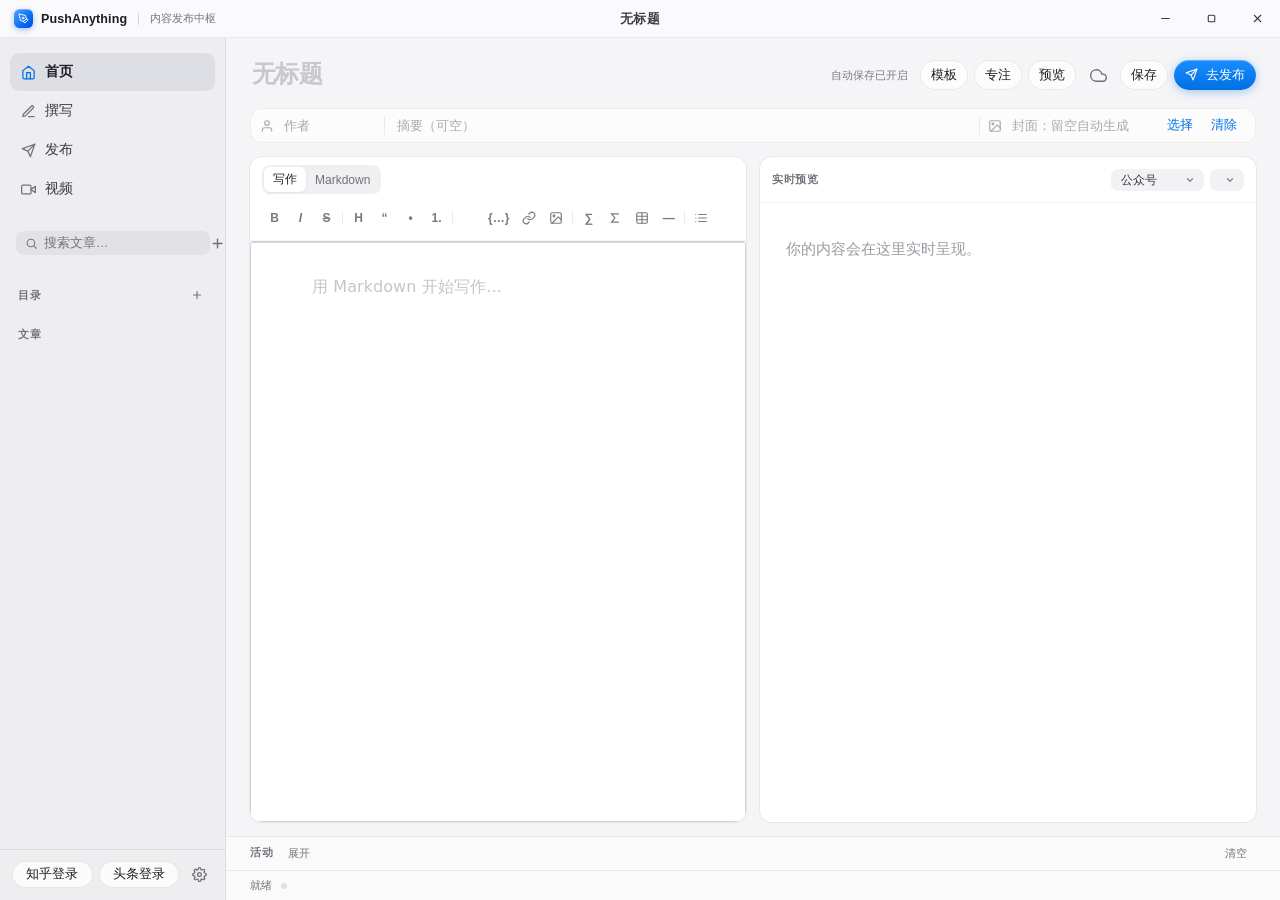
<file: app/web/index.html>
<!DOCTYPE html>
<html lang="zh-CN">
<head>
<meta charset="utf-8">
<meta name="viewport" content="width=device-width, initial-scale=1">
<title>PushAnything</title>
<link rel="stylesheet" href="vendor/vditor.css">
<link rel="stylesheet" href="style.css">
<link rel="stylesheet" href="studio.css">
<link rel="stylesheet" href="vendor/dist/js/katex/katex.min.css">
<link rel="stylesheet" href="math-editor.css">
</head>
<body>
<!-- 自定义标题栏（无边框窗口） -->
<div id="titlebar" class="pywebview-drag-region">
  <div class="tb-brand pywebview-drag-region">
    <span class="brand-icon sm">
      <svg viewBox="0 0 24 24" fill="none" stroke="currentColor" stroke-width="2" stroke-linecap="round" stroke-linejoin="round"><path d="M12 19l7-7 3 3-7 7-3-3z"/><path d="M18 13l-1.5-7.5L2 2l3.5 14.5L13 18l5-5z"/><circle cx="11" cy="11" r="2"/></svg>
    </span>
    <span class="tb-name">PushAnything</span>
    <span class="tb-sep"></span>
    <span class="tb-sub">内容发布中枢</span>
  </div>
  <div class="tb-drag pywebview-drag-region"></div>
  <div class="tb-title" id="tbTitle">无标题</div>
  <div class="tb-btns">
    <button id="winMin" class="tb-btn" title="最小化">
      <svg viewBox="0 0 24 24" fill="none" stroke="currentColor" stroke-width="2" stroke-linecap="round"><line x1="5" y1="12" x2="19" y2="12"/></svg>
    </button>
    <button id="winMax" class="tb-btn" title="最大化 / 还原">
      <svg viewBox="0 0 24 24" fill="none" stroke="currentColor" stroke-width="2" stroke-linecap="round" stroke-linejoin="round"><rect x="6" y="6" width="12" height="12" rx="2"/></svg>
    </button>
    <button id="winClose" class="tb-btn close" title="关闭">
      <svg viewBox="0 0 24 24" fill="none" stroke="currentColor" stroke-width="2" stroke-linecap="round"><line x1="6" y1="6" x2="18" y2="18"/><line x1="18" y1="6" x2="6" y2="18"/></svg>
    </button>
  </div>
</div>

<div id="app">
  <!-- 左侧：目录 + 文章 -->
  <aside id="sidebar">
    <nav class="side-nav">
      <button type="button" class="nav-item active" data-page="home">
        <svg viewBox="0 0 24 24" fill="none" stroke="currentColor" stroke-width="2" stroke-linecap="round" stroke-linejoin="round"><path d="M3 9l9-7 9 7v11a2 2 0 0 1-2 2H5a2 2 0 0 1-2-2z"/><polyline points="9 22 9 12 15 12 15 22"/></svg>
        首页
      </button>
      <button type="button" class="nav-item" data-page="write">
        <svg viewBox="0 0 24 24" fill="none" stroke="currentColor" stroke-width="2" stroke-linecap="round" stroke-linejoin="round"><path d="M12 20h9"/><path d="M16.5 3.5a2.12 2.12 0 0 1 3 3L7 19l-4 1 1-4L16.5 3.5z"/></svg>
        撰写
      </button>
      <button type="button" class="nav-item" data-page="publish">
        <svg viewBox="0 0 24 24" fill="none" stroke="currentColor" stroke-width="2" stroke-linecap="round" stroke-linejoin="round"><line x1="22" y1="2" x2="11" y2="13"/><polygon points="22 2 15 22 11 13 2 9 22 2"/></svg>
        发布
      </button>
      <button type="button" class="nav-item" data-page="video">
        <svg viewBox="0 0 24 24" fill="none" stroke="currentColor" stroke-width="2" stroke-linecap="round" stroke-linejoin="round"><polygon points="23 7 16 12 23 17 23 7"/><rect x="1" y="5" width="15" height="14" rx="2"/></svg>
        视频
      </button>
    </nav>
    <div class="side-head side-article">
      <div class="search-box">
        <svg viewBox="0 0 24 24" fill="none" stroke="currentColor" stroke-width="2" stroke-linecap="round"><circle cx="11" cy="11" r="7"/><line x1="21" y1="21" x2="16.5" y2="16.5"/></svg>
        <input id="searchInp" placeholder="搜索文章…" autocomplete="off">
      </div>
      <button id="btnNew" class="icon-btn" title="新建文章">
        <svg viewBox="0 0 24 24" fill="none" stroke="currentColor" stroke-width="2.2" stroke-linecap="round"><line x1="12" y1="5" x2="12" y2="19"/><line x1="5" y1="12" x2="19" y2="12"/></svg>
      </button>
    </div>

    <div class="side-scroll side-article">
      <div class="side-caption">
        目录
        <button id="btnNewFolder" class="mini-btn" title="新建文件夹">
          <svg viewBox="0 0 24 24" fill="none" stroke="currentColor" stroke-width="2.2" stroke-linecap="round"><line x1="12" y1="5" x2="12" y2="19"/><line x1="5" y1="12" x2="19" y2="12"/></svg>
        </button>
      </div>
      <div id="folderList"></div>

      <div class="side-caption">文章</div>
      <div id="articleList"></div>
    </div>

    <div class="side-scroll side-tasks">
      <div class="side-caption">最近任务</div>
      <div id="taskList"></div>
    </div>

    <div class="side-foot">
      <div class="foot-row">
        <button id="btnLoginZhihu" class="btn small">知乎登录</button>
        <button id="btnLoginToutiao" class="btn small">头条登录</button>
        <button id="btnSettings" class="icon-btn" title="设置">
          <svg viewBox="0 0 24 24" fill="none" stroke="currentColor" stroke-width="2" stroke-linecap="round" stroke-linejoin="round"><circle cx="12" cy="12" r="3"/><path d="M19.4 15a1.65 1.65 0 0 0 .33 1.82l.06.06a2 2 0 1 1-2.83 2.83l-.06-.06a1.65 1.65 0 0 0-1.82-.33 1.65 1.65 0 0 0-1 1.51V21a2 2 0 1 1-4 0v-.09A1.65 1.65 0 0 0 9 19.4a1.65 1.65 0 0 0-1.82.33l-.06.06a2 2 0 1 1-2.83-2.83l.06-.06a1.65 1.65 0 0 0 .33-1.82 1.65 1.65 0 0 0-1.51-1H3a2 2 0 1 1 0-4h.09A1.65 1.65 0 0 0 4.6 9a1.65 1.65 0 0 0-.33-1.82l-.06-.06a2 2 0 1 1 2.83-2.83l.06.06a1.65 1.65 0 0 0 1.82.33H9a1.65 1.65 0 0 0 1-1.51V3a2 2 0 1 1 4 0v.09a1.65 1.65 0 0 0 1 1.51 1.65 1.65 0 0 0 1.82-.33l.06-.06a2 2 0 1 1 2.83 2.83l-.06.06a1.65 1.65 0 0 0-.33 1.82V9a1.65 1.65 0 0 0 1.51 1H21a2 2 0 1 1 0 4h-.09a1.65 1.65 0 0 0-1.51 1z"/></svg>
        </button>
      </div>
    </div>
  </aside>

  <!-- 右侧主区 -->
  <main id="main">
    <div id="progressBar"></div>

    <!-- 首页（文档浏览器式） -->
    <div id="homeView">
      <div class="home-scroll">
        <div class="home-hero">
          <div class="home-icon">
            <svg viewBox="0 0 24 24" fill="none" stroke="currentColor" stroke-width="2" stroke-linecap="round" stroke-linejoin="round"><path d="M12 19l7-7 3 3-7 7-3-3z"/><path d="M18 13l-1.5-7.5L2 2l3.5 14.5L13 18l5-5z"/><circle cx="11" cy="11" r="2"/></svg>
          </div>
          <div class="home-hello" id="homeHello">你好</div>
          <div class="home-tag">一处写作 · 处处发布</div>
        </div>

        <div class="home-acts">
          <button class="h-act" data-act="new">
            <span class="h-act-ic a-new"><svg viewBox="0 0 24 24" fill="none" stroke="currentColor" stroke-width="2" stroke-linecap="round" stroke-linejoin="round"><path d="M12 20h9"/><path d="M16.5 3.5a2.12 2.12 0 0 1 3 3L7 19l-4 1 1-4L16.5 3.5z"/></svg></span>
            <span class="h-act-t">新建文章</span>
            <span class="h-act-s">开始写下一篇</span>
          </button>
          <button class="h-act" data-act="publish">
            <span class="h-act-ic a-pub"><svg viewBox="0 0 24 24" fill="none" stroke="currentColor" stroke-width="2" stroke-linecap="round" stroke-linejoin="round"><line x1="22" y1="2" x2="11" y2="13"/><polygon points="22 2 15 22 11 13 2 9 22 2"/></svg></span>
            <span class="h-act-t">发布文章</span>
            <span class="h-act-s">投递到平台草稿箱</span>
          </button>
          <button class="h-act" data-act="video">
            <span class="h-act-ic a-vid"><svg viewBox="0 0 24 24" fill="none" stroke="currentColor" stroke-width="2" stroke-linecap="round" stroke-linejoin="round"><polygon points="23 7 16 12 23 17 23 7"/><rect x="1" y="5" width="15" height="14" rx="2"/></svg></span>
            <span class="h-act-t">视频投稿</span>
            <span class="h-act-s">知乎 / 头条视频</span>
          </button>
          <button class="h-act" data-act="settings">
            <span class="h-act-ic a-set"><svg viewBox="0 0 24 24" fill="none" stroke="currentColor" stroke-width="2" stroke-linecap="round" stroke-linejoin="round"><circle cx="12" cy="12" r="3"/><path d="M19.4 15a1.65 1.65 0 0 0 .33 1.82l.06.06a2 2 0 1 1-2.83 2.83l-.06-.06a1.65 1.65 0 0 0-1.82-.33 1.65 1.65 0 0 0-1 1.51V21a2 2 0 1 1-4 0v-.09A1.65 1.65 0 0 0 9 19.4a1.65 1.65 0 0 0-1.82.33l-.06.06a2 2 0 1 1-2.83-2.83l.06-.06a1.65 1.65 0 0 0 .33-1.82 1.65 1.65 0 0 0-1.51-1H3a2 2 0 1 1 0-4h.09A1.65 1.65 0 0 0 4.6 9a1.65 1.65 0 0 0-.33-1.82l-.06-.06a2 2 0 1 1 2.83-2.83l.06.06a1.65 1.65 0 0 0 1.82.33H9a1.65 1.65 0 0 0 1-1.51V3a2 2 0 1 1 4 0v.09a1.65 1.65 0 0 0 1 1.51 1.65 1.65 0 0 0 .33 1.82 1.65 1.65 0 0 0-1.51 1H21a2 2 0 1 1 0 4h-.09a1.65 1.65 0 0 0-1.51 1z"/></svg></span>
            <span class="h-act-t">偏好设置</span>
            <span class="h-act-s">飞书 / 存储 / API</span>
          </button>
        </div>

        <div class="home-sec">
          <div class="home-sec-t">
            最近文章
            <button class="log-clear" id="homeAll">全部</button>
          </div>
          <div id="homeGrid" class="home-grid"></div>
        </div>
      </div>
    </div><!-- /homeView -->

    <div id="writeView">
    <!-- 标题 -->
    <div class="top-row">
      <input id="title" class="title-inp" placeholder="无标题">
      <div class="top-actions">
        <span id="saveState" class="save-state" role="status">自动保存已开启</span>
        <button id="btnTemplates" class="btn" title="选择写作模板">模板</button>
        <button id="btnFocus" class="btn" aria-pressed="false" title="专注写作 · Ctrl+Shift+F">专注</button>
        <button id="btnPreview" class="btn" aria-pressed="true" title="显示或隐藏预览">预览</button>
        <button id="btnBackup" class="icon-btn big" title="备份到飞书">
          <svg viewBox="0 0 24 24" fill="none" stroke="currentColor" stroke-width="2" stroke-linecap="round" stroke-linejoin="round"><path d="M18 10h-1.26A8 8 0 1 0 9 20h9a5 5 0 0 0 0-10z"/></svg>
        </button>
        <button id="btnSave" class="btn">保存</button>
        <button id="btnGoPublish" class="btn primary">
          <svg viewBox="0 0 24 24" fill="none" stroke="currentColor" stroke-width="2" stroke-linecap="round" stroke-linejoin="round" style="width:13px;height:13px;vertical-align:-1.5px;margin-right:4px"><line x1="22" y1="2" x2="11" y2="13"/><polygon points="22 2 15 22 11 13 2 9 22 2"/></svg>
          去发布
        </button>
      </div>
    </div>

    <!-- 元信息：分组卡片 -->
    <div class="meta-row">
      <div class="meta-card">
        <svg class="meta-ic" viewBox="0 0 24 24" fill="none" stroke="currentColor" stroke-width="2" stroke-linecap="round" stroke-linejoin="round"><path d="M20 21v-2a4 4 0 0 0-4-4H8a4 4 0 0 0-4 4v2"/><circle cx="12" cy="7" r="4"/></svg>
        <input id="author" class="meta-inp" placeholder="作者" style="width:96px">
        <span class="meta-sep"></span>
        <input id="digest" class="meta-inp" placeholder="摘要（可空）" style="flex:1;min-width:120px">
        <span class="meta-sep"></span>
        <svg class="meta-ic" viewBox="0 0 24 24" fill="none" stroke="currentColor" stroke-width="2" stroke-linecap="round" stroke-linejoin="round"><rect x="3" y="3" width="18" height="18" rx="2"/><circle cx="8.5" cy="8.5" r="1.5"/><polyline points="21 15 16 10 5 21"/></svg>
        <input id="coverPath" class="meta-inp" placeholder="封面：留空自动生成" readonly style="width:150px">
        <button id="btnCover" class="meta-btn" title="选择封面图">选择</button>
        <button id="btnCoverClear" class="meta-btn" title="清除封面">清除</button>
        <img id="coverThumb" class="cover-thumb hidden" alt="">
      </div>
    </div>

    <!-- 编辑器 + 预览 -->
    <div id="editorWrap">
      <div class="pane">
        <div class="pane-head">
          <div class="segmented" aria-label="编辑模式">
            <button id="btnIR" class="active" aria-pressed="true">写作</button>
            <button id="btnSource" aria-pressed="false">Markdown</button>
          </div>
          <div class="ed-toolbar" id="edToolbar"></div>
        </div>
        <div id="vditor"></div>
        <textarea id="sourceEditor" class="hidden" aria-label="Markdown 源码" spellcheck="false" placeholder="用 Markdown 开始写作…"></textarea>
        <div id="imageDropHint" class="hidden">松开，将图片插入正文</div>
        <div id="outline" class="hidden"></div>
      </div>
      <div class="pane">
        <div class="pane-head">
          <span class="pane-label" id="previewState">实时预览</span>
          <span class="pane-ctl">
            <select id="previewPlat" class="sel">
              <option value="wechat">公众号</option>
              <option value="rich">知乎 / 头条</option>
            </select>
            <select id="styleSel" class="sel" title="公众号排版主题"></select>
          </span>
        </div>
        <iframe id="preview" title="文章预览" sandbox="allow-same-origin" referrerpolicy="no-referrer"></iframe>
      </div>
    </div>

    <!-- 日志 -->
    <div id="bottomBar">
      <div class="log-head">
        <span>活动</span>
        <button id="btnToggleLog" class="log-clear" aria-expanded="false">展开</button>
        <button id="btnClearLog" class="log-clear" title="清空日志">清空</button>
      </div>
      <div id="log"></div>
    </div>
    </div><!-- /writeView -->

    <!-- 发布页 -->
    <div id="publishView">
      <div class="v-wrap">
        <div class="v-title">发布文章</div>
        <div class="v-sub">从左侧列表选择一篇文章，投递到平台草稿箱</div>

        <div class="pub-card" id="pubCard">
          <div class="pub-empty">还没有选择文章<br><span class="pub-hint">在左侧「文章」列表点选要发布的内容</span></div>
        </div>

        <div class="v-plats">
          <span class="plat-label">投稿到</span>
          <label class="chk"><input type="checkbox" id="platWechat" checked>公众号</label>
          <label class="chk"><input type="checkbox" id="platZhihu">知乎</label>
          <label class="chk"><input type="checkbox" id="platToutiao">头条</label>
        </div>

        <div class="meta-card">
          <svg class="meta-ic" viewBox="0 0 24 24" fill="none" stroke="currentColor" stroke-width="2" stroke-linecap="round" stroke-linejoin="round"><circle cx="12" cy="12" r="3"/><path d="M12 2v3M12 19v3M2 12h3M19 12h3"/></svg>
          <span class="lbl" style="padding-left:4px">公众号排版</span>
          <select id="pubStyle" class="sel" style="flex:1"></select>
          <span class="meta-sep"></span>
          <input id="pubCoverPath" class="meta-inp" placeholder="封面：沿用文章设置" readonly style="flex:1">
          <button id="btnPubCover" class="meta-btn">选择</button>
        </div>

        <button id="btnUpload" class="btn primary v-up">上传到草稿箱</button>
        <div class="v-hint">只进草稿箱，正式发布在各平台后台手动操作</div>
      </div>

      <!-- 投稿记录（B站稿件管理式） -->
      <div class="h-wrap">
        <div class="h-head">
          <span>投稿记录</span>
          <button id="btnHistRefresh" class="log-clear">刷新</button>
        </div>
        <div id="histList"></div>
      </div>
    </div>

    <!-- 视频投稿视图 -->
    <div id="videoView">
      <div class="v-wrap">
        <div class="v-title">视频投稿</div>
        <div class="v-sub">一次选择，投递到多个平台的草稿箱</div>

        <div class="v-drop" id="videoDrop" title="点击选择视频文件">
          <span class="v-drop-ic">
            <svg viewBox="0 0 24 24" fill="none" stroke="currentColor" stroke-width="1.8" stroke-linecap="round" stroke-linejoin="round"><polygon points="23 7 16 12 23 17 23 7"/><rect x="1" y="5" width="15" height="14" rx="2"/></svg>
          </span>
          <span class="v-drop-t" id="vDropTitle">点击选择视频文件</span>
          <span class="v-drop-s" id="vDropSub">mp4 / mov / mkv / avi / webm 等</span>
        </div>

        <input id="vTitle" class="v-inp v-big" placeholder="视频标题">
        <textarea id="vDesc" class="v-inp v-desc" placeholder="视频简介（可空）" rows="3"></textarea>

        <div class="meta-card">
          <svg class="meta-ic" viewBox="0 0 24 24" fill="none" stroke="currentColor" stroke-width="2" stroke-linecap="round" stroke-linejoin="round"><rect x="3" y="3" width="18" height="18" rx="2"/><circle cx="8.5" cy="8.5" r="1.5"/><polyline points="21 15 16 10 5 21"/></svg>
          <input id="vCoverPath" class="meta-inp" placeholder="封面图（可空，平台自动截取）" readonly style="flex:1">
          <button id="btnVCover" class="meta-btn">选择</button>
          <button id="btnVCoverClear" class="meta-btn">清除</button>
        </div>

        <div class="v-plats">
          <span class="plat-label">投稿到</span>
          <label class="chk"><input type="checkbox" id="vPlatZhihu" checked>知乎</label>
          <label class="chk"><input type="checkbox" id="vPlatToutiao" checked>头条</label>
          <label class="chk disabled" title="公众号图文草稿接口不支持纯视频，请走视频号"><input type="checkbox" disabled>公众号</label>
        </div>

        <button id="btnVideoUp" class="btn primary v-up">上传到草稿箱</button>
        <div class="v-hint">找不到草稿入口的平台会填好内容后保留窗口，由你手动发布</div>
      </div>

      <!-- 视频投稿记录 -->
      <div class="h-wrap">
        <div class="h-head">
          <span>投稿记录</span>
          <button id="btnHistRefreshV" class="log-clear">刷新</button>
        </div>
        <div id="histListV"></div>
      </div>
    </div>

    <!-- 状态栏 -->
    <div id="statusBar">
      <span id="stLeft">就绪</span>
      <span class="st-dot" id="stDirty"></span>
      <span class="st-flex"></span>
      <span id="imageState" role="status"></span>
      <span id="stTask"></span>
      <span id="stApi"></span>
    </div>
  </main>
</div>

<!-- 弹出菜单（全局一个） -->
<div id="ctxMenu" class="hidden"></div>

<!-- 设置面板 -->
<div id="settingsMask" class="hidden">
  <div id="settingsSheet" role="dialog" aria-modal="true" aria-label="设置">
    <div class="sheet-head">
      <span>设置</span>
      <button id="btnCloseSettings" class="icon-btn">
        <svg viewBox="0 0 24 24" fill="none" stroke="currentColor" stroke-width="2.2" stroke-linecap="round"><line x1="18" y1="6" x2="6" y2="18"/><line x1="6" y1="6" x2="18" y2="18"/></svg>
      </button>
    </div>
    <div class="sheet-body">
      <div class="sec-t">飞书备份</div>
      <label class="set-row chk-line">
        <input type="checkbox" id="cfgFeishuOn">
        <span>保存文章时自动备份到飞书云文档</span>
      </label>
      <input id="cfgFeishuId" class="inp set-inp" placeholder="App ID（自建应用）" autocomplete="off">
      <input id="cfgFeishuSecret" class="inp set-inp" type="password" placeholder="App Secret" autocomplete="off">
      <input id="cfgFeishuFolder" class="inp set-inp" placeholder="备份文件夹 Token（文件夹 URL 最后一段）" autocomplete="off">
      <div class="set-row">
        <button id="btnTestFeishu" class="btn small">测试连接</button>
        <span id="feishuTestRes" class="hint"></span>
      </div>
      <div class="hint set-hint">开通步骤见 README「飞书备份」：建自建应用 → 开云文档权限 → 文件夹共享给机器人</div>

      <div class="sec-t">公众号</div>
      <div class="set-row">
        <input id="cfgWxConfig" class="inp" style="flex:1" placeholder="公众号凭证 JSON 路径">
        <button id="btnPickWx" class="btn small">选择</button>
      </div>
      <div class="hint set-hint">凭证 JSON 需包含 mp_appid / mp_appsecret 字段（公众号后台 → 设置与开发 → 基本配置）</div>

      <div class="sec-t">常规</div>
      <div class="set-row">
        <span class="lbl">默认作者</span>
        <input id="cfgAuthor" class="inp" style="flex:1">
      </div>
      <div class="set-row">
        <span class="lbl">封面标签</span>
        <input id="cfgCoverTag" class="inp" style="flex:1">
      </div>
      <div class="set-row">
        <span class="lbl">默认排版主题</span>
        <select id="cfgStyle" class="sel" style="flex:1"></select>
      </div>

      <div class="sec-t">数据存储</div>
      <div class="set-row">
        <input id="cfgDataDir" class="inp" style="flex:1" readonly placeholder="默认：软件所在目录">
        <button id="btnPickDir" class="btn small">更改</button>
      </div>
      <div class="hint set-hint">文章、图片、登录态、投稿记录全部保存在此目录。更改后下次启动时迁移，原目录会保留。</div>

      <div class="sec-t">本地接口</div>
      <label class="set-row chk-line">
        <input type="checkbox" id="cfgApiOn" checked>
        <span>启用本地 API（改端口/开关需重启生效）</span>
      </label>
      <div class="set-row">
        <span class="lbl">端口</span>
        <input id="cfgApiPort" class="inp" style="width:90px">
        <span class="lbl">Token</span>
        <input id="cfgApiToken" type="password" class="inp" style="flex:1" placeholder="留空不鉴权">
      </div>
      <label class="set-row chk-line">
        <input type="checkbox" id="cfgApiLan">
        <span>允许局域网访问（手机同 WiFi 扫码投稿）</span>
      </label>

      <div class="sec-t">手机端</div>
      <div class="set-row" style="align-items:flex-start;gap:14px">
        <img id="mobileQr" alt="" style="width:112px;height:112px;border-radius:12px;background:#fff;border:1px solid rgba(0,0,0,.08);display:none">
        <div style="flex:1;min-width:0">
          <div class="hint set-hint" id="mobileUrlText" style="margin-top:0">手机与电脑连同一 WiFi，扫码或输入网址即可投稿。</div>
          <input id="mobileUrl" class="inp" readonly style="font-size:12px;margin-top:6px" onclick="this.select()">
          <div class="hint set-hint">首次连接可能弹防火墙提示，选"允许"。若设置了 Token，手机端首次打开时填一次即可。</div>
        </div>
      </div>
    </div>
    <div class="sheet-foot">
      <span id="settingsMsg" class="hint"></span>
      <button id="btnSaveSettings" class="btn primary">保存设置</button>
    </div>
  </div>
</div>

<!-- 无边框窗口缩放热区 -->
<div class="rz n"></div><div class="rz s"></div>
<div class="rz e"></div><div class="rz w"></div>
<div class="rz nw"></div><div class="rz ne"></div>
<div class="rz sw"></div><div class="rz se"></div>

<div id="templateMask" class="hidden">
  <div id="templateSheet" role="dialog" aria-modal="true" aria-labelledby="templateHeading">
    <div class="sheet-head"><div><h2 id="templateHeading">从一个好结构开始</h2><p>选好模板，把注意力留给内容。</p></div><button id="btnCloseTemplates" class="icon-btn" aria-label="关闭模板">×</button></div>
    <div class="template-body"><div id="templateList"></div><div class="template-preview"><div class="template-preview-head"><div id="templateDescription"></div><div class="segmented"><button id="btnTemplateVisual" class="active">排版效果</button><button id="btnTemplateOutline">正文骨架</button></div></div><iframe id="templatePreviewFrame" title="模板排版示例" sandbox referrerpolicy="no-referrer"></iframe><pre id="templatePreview" class="hidden"></pre></div></div>
    <div class="sheet-foot"><input id="templateName" class="inp" placeholder="我的模板名称" aria-label="模板名称"><button id="btnSaveTemplate" class="btn">保存当前正文为模板</button><button id="btnUseTemplate" class="btn primary">用这个模板写作</button></div>
  </div>
</div>
<div id="imageMask" class="hidden"><div class="image-viewer" role="dialog" aria-modal="true" aria-label="查看图片"><button id="btnCloseImage" class="btn">关闭 · Esc</button><img id="imageView" alt="图片预览"><span id="imageViewCaption"></span></div></div>
<div id="toast" class="hidden" role="status" aria-live="polite"></div>
<div id="formulaMask" class="hidden">
  <div id="formulaSheet" role="dialog" aria-modal="true" aria-labelledby="formulaHeading">
    <div class="sheet-head"><div><h2 id="formulaHeading">编写公式</h2><p>输入 LaTeX，下面实时查看排版。</p></div><button id="btnCloseFormula" class="icon-btn" aria-label="关闭公式编辑器">×</button></div>
    <div class="formula-body">
      <div class="formula-options"><div class="segmented"><button id="btnFormulaInline">行内公式</button><button id="btnFormulaBlock" class="active">独立公式</button></div><span id="formulaFontHint"></span></div>
      <div id="formulaSnippets" class="formula-snippets" aria-label="常用公式结构"></div>
      <label for="formulaSource" class="formula-label">LaTeX 源码</label>
      <textarea id="formulaSource" spellcheck="false" placeholder="例如：\frac{a}{b}" aria-describedby="formulaError"></textarea>
      <div id="formulaError" role="status" aria-live="polite"></div>
      <div class="formula-label">排版预览</div><div id="formulaLivePreview" class="formula-live-preview"></div>
      <p id="formulaWarning" class="formula-help" role="status"></p>
      <p class="formula-help">长公式保持字号，可以横向查看。多行推导用 aligned，换行写 \\，用 &amp; 对齐。</p>
    </div>
    <div class="sheet-foot"><span class="hint">Ctrl+Enter 确认 · Esc 取消</span><button id="btnApplyFormula" class="btn primary">插入公式</button></div>
  </div>
</div>
<script src="vendor/vditor.min.js"></script>
<script src="vendor/dist/js/katex/katex.min.js"></script>
<script src="app.js"></script>
<script src="studio.js"></script>
<script src="math-editor.js"></script>
</body>
</html>
</file>
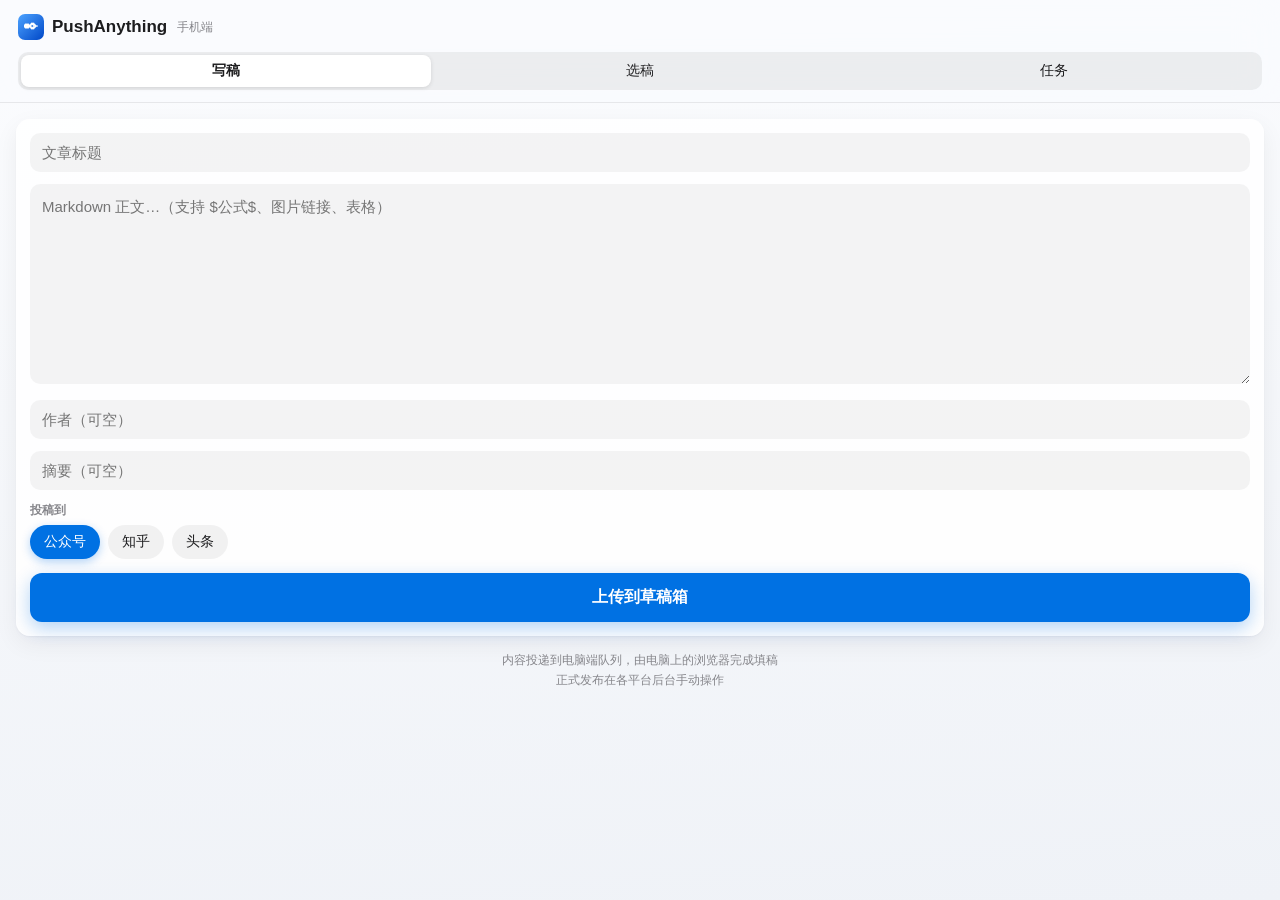
<file: app/web/mobile.html>
<!DOCTYPE html>
<html lang="zh-CN">
<head>
<meta charset="utf-8">
<meta name="viewport" content="width=device-width,initial-scale=1,viewport-fit=cover,user-scalable=no">
<meta name="apple-mobile-web-app-capable" content="yes">
<title>PushAnything · 手机端</title>
<style>
:root {
  --accent: #0071E3; --accent-soft: rgba(0,113,227,.12);
  --ink: #1D1D1F; --muted: #86868B; --hairline: rgba(0,0,0,.08);
  --ease: cubic-bezier(.32,.72,0,1);
}
* { box-sizing: border-box; margin: 0; padding: 0; -webkit-tap-highlight-color: transparent; }
html, body { height: 100%; }
body {
  font-family: -apple-system, "PingFang SC", "Segoe UI", "Microsoft YaHei UI", sans-serif;
  background: linear-gradient(175deg,#FBFCFE,#EFF2F7); color: var(--ink);
  display: flex; flex-direction: column; overflow: hidden;
  -webkit-font-smoothing: antialiased;
}
header {
  padding: calc(env(safe-area-inset-top) + 14px) 18px 12px;
  background: rgba(250,251,254,.85); backdrop-filter: blur(20px);
  border-bottom: 1px solid var(--hairline); flex-shrink: 0;
}
.brand { display: flex; align-items: center; gap: 8px; font-weight: 700; font-size: 17px; }
.brand .ic {
  width: 26px; height: 26px; border-radius: 7px;
  background: linear-gradient(135deg,#4DA3FF,#0047C7); color: #fff;
  display: inline-flex; align-items: center; justify-content: center; font-size: 14px;
}
.brand small { color: var(--muted); font-weight: 400; font-size: 12px; margin-left: 2px; }
nav {
  display: flex; gap: 4px; margin-top: 12px; padding: 3px;
  background: rgba(0,0,0,.06); border-radius: 10px;
}
nav button {
  flex: 1; border: 0; border-radius: 8px; padding: 7px 0; font-size: 13.5px;
  background: transparent; color: var(--ink); font-weight: 500;
  font-family: inherit; transition: all .2s var(--ease);
}
nav button.on { background: #fff; font-weight: 650; box-shadow: 0 1px 4px rgba(0,0,0,.12); }
main { flex: 1; overflow-y: auto; -webkit-overflow-scrolling: touch; padding: 16px; }
.page { display: none; animation: in .3s var(--ease); }
.page.on { display: block; }
@keyframes in { from { opacity: 0; transform: translateY(8px); } to { opacity: 1; } }

.card {
  background: rgba(255,255,255,.9); border-radius: 14px; padding: 14px;
  box-shadow: 0 1px 2px rgba(16,24,40,.04), 0 8px 24px rgba(16,24,40,.06);
  margin-bottom: 14px;
}
.lbl { font-size: 12px; color: var(--muted); font-weight: 600; margin-bottom: 6px; display: block; }
input[type=text], textarea {
  width: 100%; border: 0; background: rgba(0,0,0,.045); border-radius: 10px;
  padding: 11px 12px; font-size: 15px; font-family: inherit; color: var(--ink);
  outline: none; margin-bottom: 12px; -webkit-appearance: none;
}
textarea { min-height: 200px; resize: vertical; line-height: 1.55; }
input:focus, textarea:focus { background: #fff; box-shadow: 0 0 0 3px rgba(0,113,227,.16); }

.plats { display: flex; gap: 8px; margin: 4px 0 14px; flex-wrap: wrap; }
.plat {
  padding: 8px 14px; border-radius: 999px; font-size: 13.5px; font-weight: 550;
  background: rgba(0,0,0,.05); color: var(--ink); border: 0; font-family: inherit;
  transition: all .18s var(--ease);
}
.plat.on { background: var(--accent); color: #fff; box-shadow: 0 3px 10px rgba(0,113,227,.3); }

.btn {
  width: 100%; border: 0; border-radius: 12px; padding: 14px; font-size: 16px;
  font-weight: 650; background: var(--accent); color: #fff; font-family: inherit;
  box-shadow: 0 6px 18px rgba(0,113,227,.3); transition: transform .15s var(--ease);
}
.btn:active { transform: scale(.97); }
.btn[disabled] { opacity: .5; }

.a-item {
  display: flex; align-items: center; gap: 10px; padding: 13px 14px;
  background: rgba(255,255,255,.9); border-radius: 12px; margin-bottom: 8px;
  box-shadow: 0 1px 2px rgba(16,24,40,.05); border: 1.5px solid transparent;
}
.a-item.sel { border-color: var(--accent); background: #fff; }
.a-item .t { flex: 1; font-size: 14.5px; font-weight: 550; min-width: 0;
  overflow: hidden; text-overflow: ellipsis; white-space: nowrap; }
.a-item .s { font-size: 11.5px; color: var(--muted); }

.j-item {
  background: rgba(255,255,255,.9); border-radius: 12px; padding: 12px 14px;
  margin-bottom: 8px; box-shadow: 0 1px 2px rgba(16,24,40,.05);
}
.j-top { display: flex; align-items: center; gap: 8px; }
.j-dot { width: 8px; height: 8px; border-radius: 50%; flex-shrink: 0; }
.j-dot.done { background: #34C759; } .j-dot.error { background: #FF3B30; }
.j-dot.running { background: #0071E3; animation: pl 1s infinite alternate; }
.j-dot.queued { background: #C7C7CC; }
.j-dot.partial, .j-dot.attention { background: #C57A18; }
.j-dot.cancelled { background: #8E8E93; }
@keyframes pl { to { opacity: .3; } }
.j-title { flex: 1; font-size: 14px; font-weight: 550; min-width: 0;
  overflow: hidden; text-overflow: ellipsis; white-space: nowrap; }
.j-time { font-size: 11px; color: var(--muted); }
.j-plats { margin-top: 7px; display: flex; gap: 5px; flex-wrap: wrap; }
.j-p { font-size: 11px; padding: 2px 8px; border-radius: 6px; background: rgba(0,0,0,.05); }
.j-p.ok { background: rgba(52,199,89,.14); color: #1D9B45; }
.j-p.fail { background: rgba(255,59,48,.13); color: #D70015; }
.j-p.run { background: var(--accent-soft); color: #0057B8; }
.j-p.attention { background: rgba(197,122,24,.13); color: #93580D; }
.j-logs { margin-top: 8px; font-size: 11px; color: var(--muted); white-space: pre-wrap;
  max-height: 140px; overflow-y: auto; background: rgba(0,0,0,.03); border-radius: 8px; padding: 8px; }

.empty { text-align: center; color: var(--muted); font-size: 13px; padding: 40px 0; line-height: 1.8; }
.hint { font-size: 12px; color: var(--muted); text-align: center; line-height: 1.7; }
#toast {
  position: fixed; left: 50%; bottom: 34px; transform: translateX(-50%);
  background: rgba(29,29,31,.92); color: #fff; font-size: 13.5px;
  padding: 10px 18px; border-radius: 999px; opacity: 0; pointer-events: none;
  transition: opacity .25s, transform .25s var(--ease); max-width: 84vw; text-align: center;
}
#toast.on { opacity: 1; transform: translateX(-50%) translateY(-6px); }
#tkBar { display: none; }
#tkBar.on { display: block; }
</style>
</head>
<body>
<header>
  <div class="brand"><span class="ic">✒</span>PushAnything<small>手机端</small></div>
  <nav>
    <button data-p="write" class="on">写稿</button>
    <button data-p="pick">选稿</button>
    <button data-p="tasks">任务</button>
  </nav>
</header>

<main>
  <!-- 写稿 -->
  <div class="page on" id="p-write">
    <div class="card" id="tkBar">
      <span class="lbl">访问令牌（API Token，设置了才需要）</span>
      <input type="text" id="tk" placeholder="设置 → 本地接口里的 Token">
    </div>
    <div class="card">
      <input type="text" id="title" placeholder="文章标题">
      <textarea id="md" placeholder="Markdown 正文…（支持 $公式$、图片链接、表格）"></textarea>
      <input type="text" id="author" placeholder="作者（可空）">
      <input type="text" id="digest" placeholder="摘要（可空）">
      <span class="lbl">投稿到</span>
      <div class="plats">
        <button class="plat on" data-p="wechat">公众号</button>
        <button class="plat" data-p="zhihu">知乎</button>
        <button class="plat" data-p="toutiao">头条</button>
      </div>
      <button class="btn" id="go">上传到草稿箱</button>
    </div>
    <div class="hint">内容投递到电脑端队列，由电脑上的浏览器完成填稿<br>正式发布在各平台后台手动操作</div>
  </div>

  <!-- 选稿 -->
  <div class="page" id="p-pick">
    <span class="lbl" style="margin:2px 4px 10px">选择已保存的文章，直接投递</span>
    <div id="alist"></div>
    <div class="card" id="pickCtl" style="display:none">
      <div class="plats">
        <button class="plat on" data-p="wechat">公众号</button>
        <button class="plat" data-p="zhihu">知乎</button>
        <button class="plat" data-p="toutiao">头条</button>
      </div>
      <button class="btn" id="goPick">投递所选文章</button>
    </div>
  </div>

  <!-- 任务 -->
  <div class="page" id="p-tasks">
    <div id="jlist"></div>
  </div>
</main>

<div id="toast"></div>

<script>
const $ = id => document.getElementById(id);
const esc = s => String(s == null ? "" : s)
  .replace(/&/g, "&amp;").replace(/</g, "&lt;").replace(/>/g, "&gt;");
let token = localStorage.getItem("pa_token") || "";
let selArticle = null;
let jOpen = null;

function toast(m, ms=2600) {
  const t = $("toast"); t.textContent = m; t.classList.add("on");
  clearTimeout(t._t); t._t = setTimeout(() => t.classList.remove("on"), ms);
}

async function call(path, opts) {
  opts = opts || {};
  opts.headers = Object.assign({"Content-Type": "application/json"},
                              token ? {"X-Token": token} : {});
  const r = await fetch(path, opts);
  if (r.status === 401) { $("tkBar").classList.add("on"); throw new Error("需要 Token"); }
  return r.json();
}

$("tk").value = token;
$("tk").addEventListener("change", e => {
  token = e.target.value.trim();
  localStorage.setItem("pa_token", token);
  toast("Token 已保存");
});

// tabs
document.querySelectorAll("nav button").forEach(b => {
  b.onclick = () => {
    document.querySelectorAll("nav button").forEach(x => x.classList.remove("on"));
    document.querySelectorAll(".page").forEach(x => x.classList.remove("on"));
    b.classList.add("on");
    $("p-" + b.dataset.p).classList.add("on");
    if (b.dataset.p === "pick") loadArticles();
    if (b.dataset.p === "tasks") loadTasks();
  };
});

// platform pills（写稿页和选稿页各一组）
document.querySelectorAll(".plats").forEach(g => {
  g.querySelectorAll(".plat").forEach(b =>
    b.onclick = () => b.classList.toggle("on"));
});
function pickedPlats(group) {
  return [...group.querySelectorAll(".plat.on")].map(b => b.dataset.p);
}

// 写稿投递
$("go").onclick = async () => {
  const title = $("title").value.trim(), md = $("md").value;
  if (!title) return toast("标题不能为空");
  if (!md.trim()) return toast("正文不能为空");
  const plats = pickedPlats(document.querySelector("#p-write .plats"));
  if (!plats.length) return toast("至少选一个平台");
  $("go").disabled = true;
  try {
    const r = await call("/api/article", {method: "POST", body: JSON.stringify({
      title, md, author: $("author").value.trim(),
      digest: $("digest").value.trim(), platforms: plats,
    })});
    if (r.ok) { toast("已投递到电脑队列"); switchTab("tasks"); }
    else toast(r.err || r.msg || "投递失败");
  } catch (e) { toast(e.message); }
  $("go").disabled = false;
};

function switchTab(p) {
  document.querySelector(`nav button[data-p="${p}"]`).click();
}

// 选稿
async function loadArticles() {
  const box = $("alist");
  box.innerHTML = '<div class="empty">加载中…</div>';
  try {
    const r = await call("/api/articles");
    const list = r.articles || [];
    if (!list.length) { box.innerHTML = '<div class="empty">电脑上还没有已保存的文章</div>'; return; }
    box.innerHTML = "";
    list.forEach(a => {
      const d = document.createElement("div");
      d.className = "a-item" + (selArticle && selArticle.rel === a.rel ? " sel" : "");
      const t = document.createElement("span");
      t.className = "t"; t.textContent = a.title || a.rel;
      const s = document.createElement("span");
      s.className = "s"; s.textContent = a.folder || "";  // textContent 已转义
      d.appendChild(t); d.appendChild(s);
      d.onclick = () => {
        selArticle = a;
        box.querySelectorAll(".a-item").forEach(x => x.classList.remove("sel"));
        d.classList.add("sel");
        $("pickCtl").style.display = "block";
      };
      box.appendChild(d);
    });
  } catch (e) { box.innerHTML = '<div class="empty">' + e.message + "</div>"; }
}

$("goPick").onclick = async () => {
  if (!selArticle) return toast("先选一篇文章");
  const plats = pickedPlats(document.querySelector("#pickCtl .plats"));
  if (!plats.length) return toast("至少选一个平台");
  $("goPick").disabled = true;
  try {
    const a = selArticle;
    const r = await call("/api/article", {method: "POST", body: JSON.stringify({
      title: a.title, md: a.md, author: a.author, digest: a.digest,
      cover_path: a.cover_path, style: a.style, platforms: plats, base_dir: a.base_dir,
    })});
    if (r.ok) { toast("已投递到电脑队列"); switchTab("tasks"); }
    else toast(r.err || r.msg || "投递失败");
  } catch (e) { toast(e.message); }
  $("goPick").disabled = false;
};

// 任务
const PLAT = {wechat: "公众号", zhihu: "知乎", toutiao: "头条", feishu: "飞书"};
const KIND = {article: "图文", video: "视频", feishu: "飞书"};
const STXT = {queued: "排队", running: "执行中", done: "完成", partial: "部分成功", attention: "需要确认", error: "失败", cancelled: "已取消"};
function fmtT(ts) {
  const d = new Date(ts * 1000);
  return `${d.getMonth()+1}/${d.getDate()} ${String(d.getHours()).padStart(2,"0")}:${String(d.getMinutes()).padStart(2,"0")}`;
}
async function loadTasks() {
  const box = $("jlist");
  try {
    const r = await call("/api/tasks");
    const list = (r.tasks || []).filter(j => j.kind !== "feishu");
    if (!list.length) { box.innerHTML = '<div class="empty">还没有任务</div>'; return; }
    box.innerHTML = "";
    list.forEach(j => {
      const d = document.createElement("div");
      d.className = "j-item";
      const plats = (j.platforms || []).map(p => {
        const res = (j.results || {})[p];
        const cls = res ? (res.needs_attention ? "attention" : res.ok ? "ok" : "fail") : (j.status === "running" ? "run" : "");
        return `<span class="j-p ${cls}">${PLAT[p] || p}</span>`;
      }).join("");
      d.innerHTML =
        `<div class="j-top"><span class="j-dot ${esc(j.status)}"></span>` +
        `<span class="j-title">${esc(j.title || "（无标题）")}</span>` +
        `<span class="j-time">${esc(KIND[j.kind] || j.kind)} · ${esc(STXT[j.status] || j.status)}</span></div>` +
        (plats ? `<div class="j-plats">${plats}</div>` : "") +
        (jOpen === j.id && (j.logs || []).length ?
          `<div class="j-logs">${esc((j.logs || []).join("\n"))}</div>` : "");
      d.onclick = () => { jOpen = jOpen === j.id ? null : j.id; loadTasks(); };
      box.appendChild(d);
    });
  } catch (e) { box.innerHTML = '<div class="empty">' + e.message + "</div>"; }
}

// 任务页轮询（有任务执行中时自动刷新）
setInterval(() => {
  if ($("p-tasks").classList.contains("on")) loadTasks();
}, 5000);
</script>
</body>
</html>
</file>
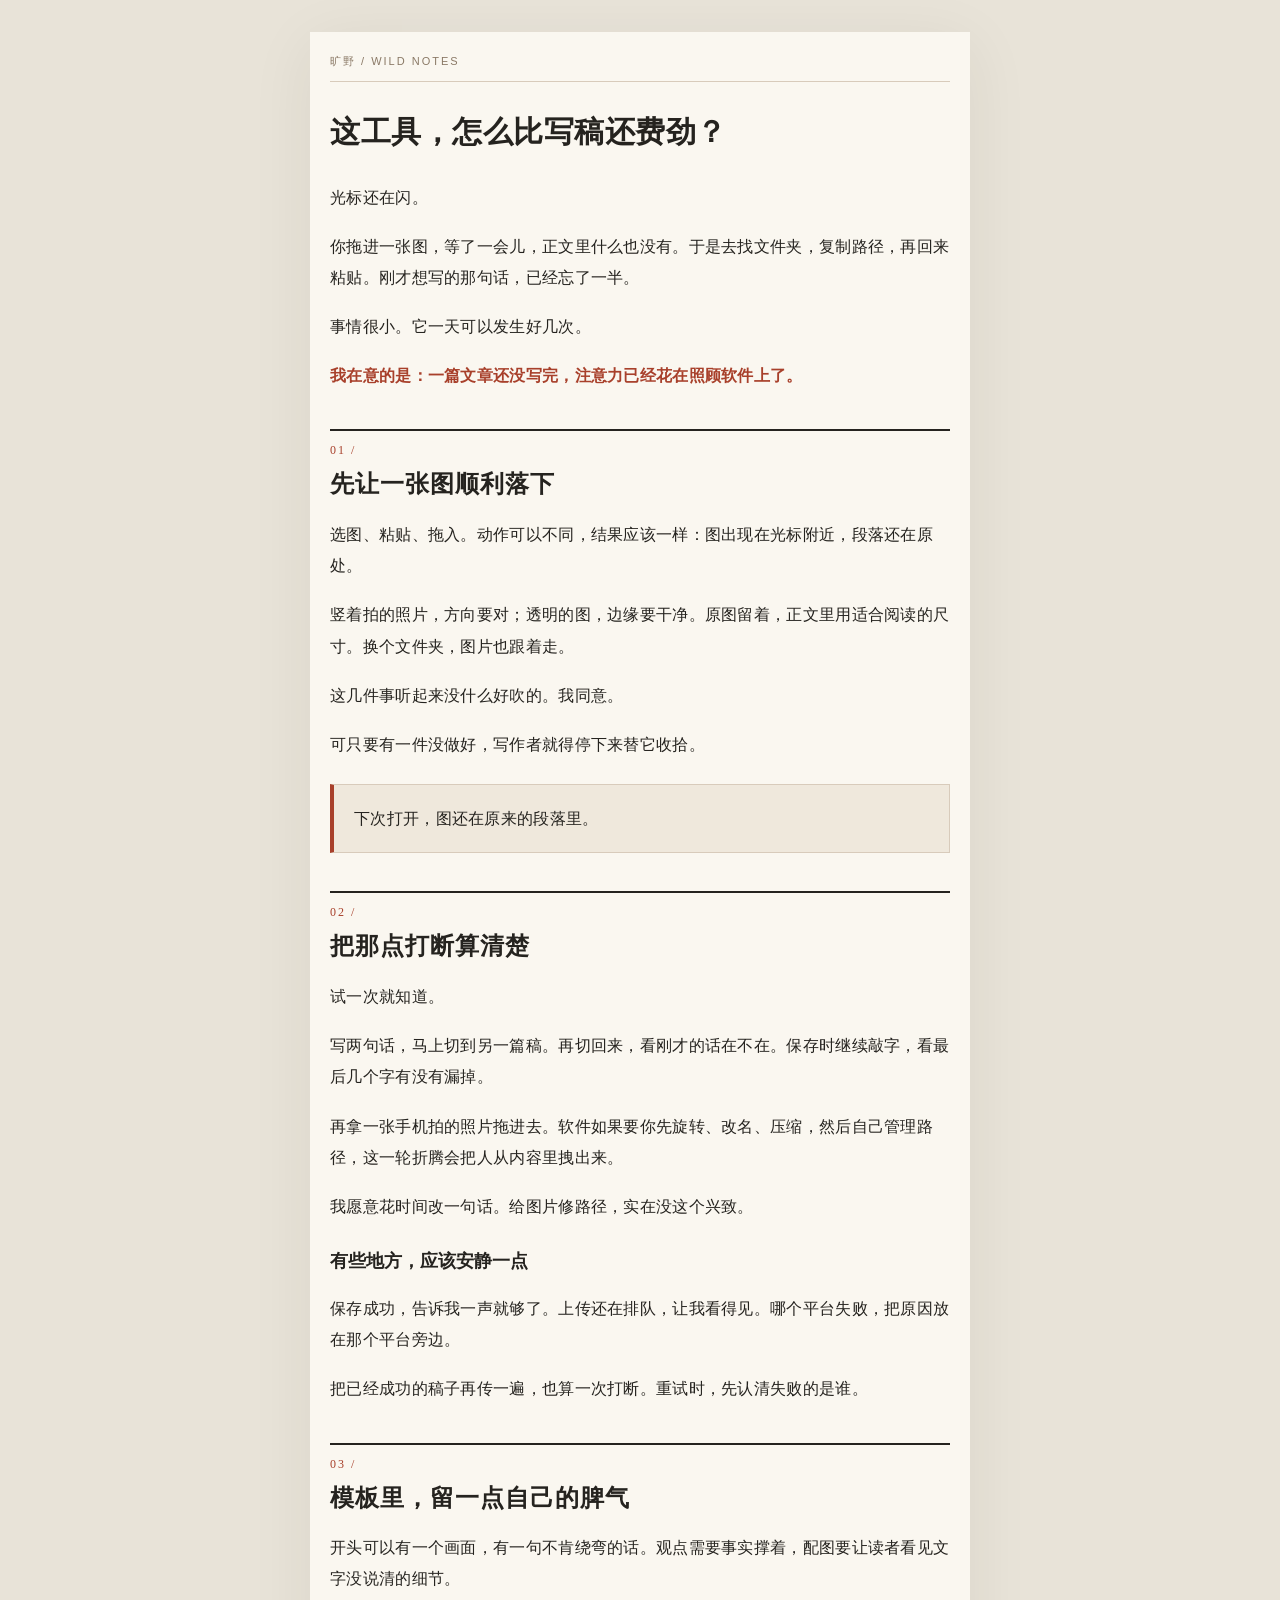
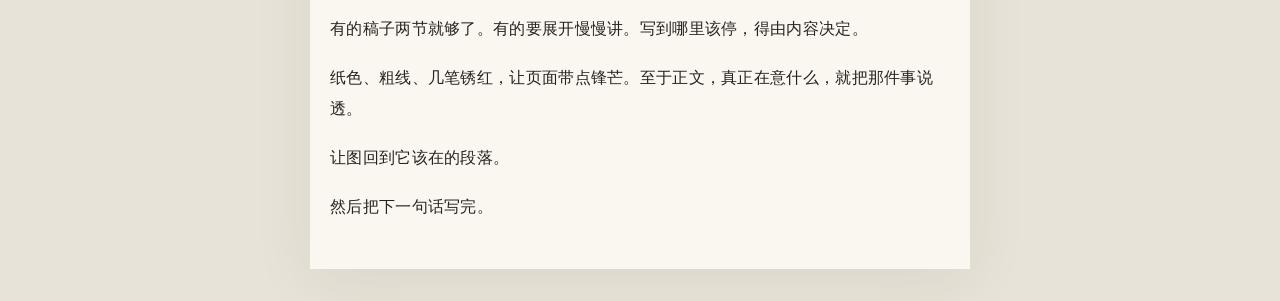
<file: docs/templates/wild/preview.html>
<!doctype html><html lang="zh-CN"><head><meta charset="utf-8"><meta name="viewport" content="width=device-width,initial-scale=1"><title>旷野 · 野生观察</title><style>body{margin:0;background:#e8e3d8;font-family:Georgia,"Microsoft YaHei",sans-serif}main{max-width:660px;margin:32px auto;box-shadow:0 12px 60px #29251d12}img{max-width:100%}@media(max-width:700px){main{margin:0}}</style></head><body><main><section style="background:#FAF7F0;padding:22px 20px 28px;"><p style="margin:0 0 28px;padding-bottom:12px;border-bottom:1px solid #D8CBBB;font-size:11px;letter-spacing:2px;color:#8A7966;">旷野 / WILD NOTES</p><p style="margin:8px 0 28px;font-size:30px;font-weight:800;line-height:1.45;letter-spacing:0.5px;color:#25231F;">这工具，怎么比写稿还费劲？</p>
<p style="margin:18px 0;font-size:16px;line-height:1.95;color:#25231F;letter-spacing:0.3px;">光标还在闪。</p>
<p style="margin:18px 0;font-size:16px;line-height:1.95;color:#25231F;letter-spacing:0.3px;">你拖进一张图，等了一会儿，正文里什么也没有。于是去找文件夹，复制路径，再回来粘贴。刚才想写的那句话，已经忘了一半。</p>
<p style="margin:18px 0;font-size:16px;line-height:1.95;color:#25231F;letter-spacing:0.3px;">事情很小。它一天可以发生好几次。</p>
<p style="margin:18px 0;font-size:16px;line-height:1.95;color:#25231F;letter-spacing:0.3px;"><strong style="color:#A8402B;">我在意的是：一篇文章还没写完，注意力已经花在照顾软件上了。</strong></p>
<section style="margin:38px 0 18px;padding-top:12px;border-top:2px solid #25231F;"><p style="margin:0 0 9px;font-family:Georgia,serif;font-size:12px;letter-spacing:2px;color:#A8402B;">01 /</p><p style="margin:0;font-size:24px;font-weight:800;line-height:1.4;letter-spacing:1px;color:#25231F;">先让一张图顺利落下</p></section>
<p style="margin:18px 0;font-size:16px;line-height:1.95;color:#25231F;letter-spacing:0.3px;">选图、粘贴、拖入。动作可以不同，结果应该一样：图出现在光标附近，段落还在原处。</p>
<p style="margin:18px 0;font-size:16px;line-height:1.95;color:#25231F;letter-spacing:0.3px;">竖着拍的照片，方向要对；透明的图，边缘要干净。原图留着，正文里用适合阅读的尺寸。换个文件夹，图片也跟着走。</p>
<p style="margin:18px 0;font-size:16px;line-height:1.95;color:#25231F;letter-spacing:0.3px;">这几件事听起来没什么好吹的。我同意。</p>
<p style="margin:18px 0;font-size:16px;line-height:1.95;color:#25231F;letter-spacing:0.3px;">可只要有一件没做好，写作者就得停下来替它收拾。</p>
<section style="margin:24px 0;padding:18px 20px;background:#EFE8DC;border:1px solid #D8CBBB;border-left:4px solid #A8402B;">
<p style="margin:0;font-size:16px;line-height:1.95;color:#25231F;letter-spacing:0.3px;color:#25231F;">下次打开，图还在原来的段落里。</p>
</section>
<section style="margin:38px 0 18px;padding-top:12px;border-top:2px solid #25231F;"><p style="margin:0 0 9px;font-family:Georgia,serif;font-size:12px;letter-spacing:2px;color:#A8402B;">02 /</p><p style="margin:0;font-size:24px;font-weight:800;line-height:1.4;letter-spacing:1px;color:#25231F;">把那点打断算清楚</p></section>
<p style="margin:18px 0;font-size:16px;line-height:1.95;color:#25231F;letter-spacing:0.3px;">试一次就知道。</p>
<p style="margin:18px 0;font-size:16px;line-height:1.95;color:#25231F;letter-spacing:0.3px;">写两句话，马上切到另一篇稿。再切回来，看刚才的话在不在。保存时继续敲字，看最后几个字有没有漏掉。</p>
<p style="margin:18px 0;font-size:16px;line-height:1.95;color:#25231F;letter-spacing:0.3px;">再拿一张手机拍的照片拖进去。软件如果要你先旋转、改名、压缩，然后自己管理路径，这一轮折腾会把人从内容里拽出来。</p>
<p style="margin:18px 0;font-size:16px;line-height:1.95;color:#25231F;letter-spacing:0.3px;">我愿意花时间改一句话。给图片修路径，实在没这个兴致。</p>
<p style="margin:26px 0 12px;font-size:18px;font-weight:700;line-height:1.5;color:#25231F;">有些地方，应该安静一点</p>
<p style="margin:18px 0;font-size:16px;line-height:1.95;color:#25231F;letter-spacing:0.3px;">保存成功，告诉我一声就够了。上传还在排队，让我看得见。哪个平台失败，把原因放在那个平台旁边。</p>
<p style="margin:18px 0;font-size:16px;line-height:1.95;color:#25231F;letter-spacing:0.3px;">把已经成功的稿子再传一遍，也算一次打断。重试时，先认清失败的是谁。</p>
<section style="margin:38px 0 18px;padding-top:12px;border-top:2px solid #25231F;"><p style="margin:0 0 9px;font-family:Georgia,serif;font-size:12px;letter-spacing:2px;color:#A8402B;">03 /</p><p style="margin:0;font-size:24px;font-weight:800;line-height:1.4;letter-spacing:1px;color:#25231F;">模板里，留一点自己的脾气</p></section>
<p style="margin:18px 0;font-size:16px;line-height:1.95;color:#25231F;letter-spacing:0.3px;">开头可以有一个画面，有一句不肯绕弯的话。观点需要事实撑着，配图要让读者看见文字没说清的细节。</p>
<p style="margin:18px 0;font-size:16px;line-height:1.95;color:#25231F;letter-spacing:0.3px;">有的稿子两节就够了。有的要展开慢慢讲。写到哪里该停，得由内容决定。</p>
<p style="margin:18px 0;font-size:16px;line-height:1.95;color:#25231F;letter-spacing:0.3px;">纸色、粗线、几笔锈红，让页面带点锋芒。至于正文，真正在意什么，就把那件事说透。</p>
<p style="margin:18px 0;font-size:16px;line-height:1.95;color:#25231F;letter-spacing:0.3px;">让图回到它该在的段落。</p>
<p style="margin:18px 0;font-size:16px;line-height:1.95;color:#25231F;letter-spacing:0.3px;">然后把下一句话写完。</p></section></main></body></html>
</file>
<file: app/web/vendor/vditor.css>
/*!
 * Vditor v3.11.2 - A markdown editor written in TypeScript.
 *
 * MIT License
 *
 * Copyright (c) 2018-present B3log 开源, b3log.org
 *
 * Permission is hereby granted, free of charge, to any person obtaining a copy
 * of this software and associated documentation files (the "Software"), to deal
 * in the Software without restriction, including without limitation the rights
 * to use, copy, modify, merge, publish, distribute, sublicense, and/or sell
 * copies of the Software, and to permit persons to whom the Software is
 * furnished to do so, subject to the following conditions:
 *
 * The above copyright notice and this permission notice shall be included in all
 * copies or substantial portions of the Software.
 *
 * THE SOFTWARE IS PROVIDED "AS IS", WITHOUT WARRANTY OF ANY KIND, EXPRESS OR
 * IMPLIED, INCLUDING BUT NOT LIMITED TO THE WARRANTIES OF MERCHANTABILITY,
 * FITNESS FOR A PARTICULAR PURPOSE AND NONINFRINGEMENT. IN NO EVENT SHALL THE
 * AUTHORS OR COPYRIGHT HOLDERS BE LIABLE FOR ANY CLAIM, DAMAGES OR OTHER
 * LIABILITY, WHETHER IN AN ACTION OF CONTRACT, TORT OR OTHERWISE, ARISING FROM,
 * OUT OF OR IN CONNECTION WITH THE SOFTWARE OR THE USE OR OTHER DEALINGS IN THE
 * SOFTWARE.
 *
 */
/*!
 * Vditor v3.11.2 - A markdown editor written in TypeScript.
 *
 * MIT License
 *
 * Copyright (c) 2018-present B3log 开源, b3log.org
 *
 * Permission is hereby granted, free of charge, to any person obtaining a copy
 * of this software and associated documentation files (the "Software"), to deal
 * in the Software without restriction, including without limitation the rights
 * to use, copy, modify, merge, publish, distribute, sublicense, and/or sell
 * copies of the Software, and to permit persons to whom the Software is
 * furnished to do so, subject to the following conditions:
 *
 * The above copyright notice and this permission notice shall be included in all
 * copies or substantial portions of the Software.
 *
 * THE SOFTWARE IS PROVIDED "AS IS", WITHOUT WARRANTY OF ANY KIND, EXPRESS OR
 * IMPLIED, INCLUDING BUT NOT LIMITED TO THE WARRANTIES OF MERCHANTABILITY,
 * FITNESS FOR A PARTICULAR PURPOSE AND NONINFRINGEMENT. IN NO EVENT SHALL THE
 * AUTHORS OR COPYRIGHT HOLDERS BE LIABLE FOR ANY CLAIM, DAMAGES OR OTHER
 * LIABILITY, WHETHER IN AN ACTION OF CONTRACT, TORT OR OTHERWISE, ARISING FROM,
 * OUT OF OR IN CONNECTION WITH THE SOFTWARE OR THE USE OR OTHER DEALINGS IN THE
 * SOFTWARE.
 *
 */
.vditor {
  --border-color: #d1d5da;
  --second-color: rgba(88, 96, 105, 0.36);
  --panel-background-color: #fff;
  --panel-shadow: 0 1px 2px rgba(0, 0, 0, 0.2);
  --toolbar-background-color: #f6f8fa;
  --toolbar-icon-color: #586069;
  --toolbar-icon-hover-color: #4285f4;
  --toolbar-height: 35px;
  --toolbar-divider-margin-top: 8px;
  --textarea-background-color: #fafbfc;
  --textarea-text-color: #24292e;
  --resize-icon-color: var(--toolbar-icon-color);
  --resize-background-color: var(--toolbar-background-color);
  --resize-hover-icon-color: var(--panel-background-color);
  --resize-hover-background-color: var(--toolbar-icon-hover-color);
  --count-background-color: rgba(27, 31, 35, 0.05);
  --heading-border-color: #eaecef;
  --blockquote-color: #6a737d;
  --ir-heading-color: #660e7a;
  --ir-title-color: #808080;
  --ir-bi-color: #0033b3;
  --ir-link-color: #008000;
  --ir-bracket-color: #0000ff;
  --ir-paren-color: #008000;
}
.vditor--dark {
  --border-color: #141414;
  --second-color: rgba(185, 185, 185, 0.36);
  --panel-background-color: #24292e;
  --panel-shadow: 0 1px 2px rgba(255, 255, 255, 0.2);
  --toolbar-background-color: #1d2125;
  --toolbar-icon-color: #b9b9b9;
  --toolbar-icon-hover-color: #fff;
  --textarea-background-color: #2f363d;
  --textarea-text-color: #d1d5da;
  --resize-icon-color: var(--border-color);
  --resize-background-color: var(--second-color);
  --resize-hover-icon-color: var(--toolbar-icon-hover-color);
  --resize-hover-background-color: rgba(185, 185, 185, 0.86);
  --count-background-color: rgba(66, 133, 244, 0.36);
  --heading-border-color: var(--textarea-text-color);
  --blockquote-color: var(--toolbar-icon-color);
  --ir-heading-color: #9876aa;
  --ir-title-color: #808080;
  --ir-bi-color: #cc7832;
  --ir-link-color: #ffc66d;
  --ir-bracket-color: #287bde;
  --ir-paren-color: #6a8759;
}
/**
 * tool tip.
 *
 * @author <a href="http://vanessa.b3log.org">Liyuan Li</a>
 * @version 0.1.0.0, Jan 25, 2019
 */
@keyframes tooltip-appear {
  from {
    opacity: 0;
  }
  to {
    opacity: 1;
  }
}
.vditor-tooltipped {
  position: relative;
  cursor: pointer;
}
.vditor-tooltipped::after {
  position: absolute;
  z-index: 1000000;
  display: none;
  padding: 5px 8px;
  font-size: 11px;
  font-weight: normal;
  -webkit-font-smoothing: subpixel-antialiased;
  color: #fff;
  text-align: center;
  text-decoration: none;
  text-shadow: none;
  text-transform: none;
  letter-spacing: normal;
  word-wrap: break-word;
  white-space: pre;
  pointer-events: none;
  content: attr(aria-label);
  background: #3b3e43;
  border-radius: 3px;
  line-height: 16px;
  opacity: 0;
}
.vditor-tooltipped::before {
  position: absolute;
  z-index: 1000001;
  display: none;
  width: 0;
  height: 0;
  color: #3b3e43;
  pointer-events: none;
  content: "";
  border: 5px solid transparent;
  opacity: 0;
}
.vditor-tooltipped--hover::before,
.vditor-tooltipped--hover::after,
.vditor-tooltipped:hover::before,
.vditor-tooltipped:hover::after,
.vditor-tooltipped:active::before,
.vditor-tooltipped:active::after,
.vditor-tooltipped:focus::before,
.vditor-tooltipped:focus::after {
  display: inline-block;
  text-decoration: none;
  animation-name: tooltip-appear;
  animation-duration: 0.15s;
  animation-fill-mode: forwards;
  animation-timing-function: ease-in;
}
.vditor-tooltipped__s::after,
.vditor-tooltipped__se::after,
.vditor-tooltipped__sw::after {
  top: 100%;
  right: 50%;
  margin-top: 5px;
}
.vditor-tooltipped__s::before,
.vditor-tooltipped__se::before,
.vditor-tooltipped__sw::before {
  top: auto;
  right: 50%;
  bottom: -5px;
  margin-right: -5px;
  border-bottom-color: #3b3e43;
}
.vditor-tooltipped__se::after {
  right: auto;
  left: 50%;
  margin-left: -15px;
}
.vditor-tooltipped__sw::after {
  margin-right: -15px;
}
.vditor-tooltipped__n::after,
.vditor-tooltipped__ne::after,
.vditor-tooltipped__nw::after {
  right: 50%;
  bottom: 100%;
  margin-bottom: 5px;
}
.vditor-tooltipped__n::before,
.vditor-tooltipped__ne::before,
.vditor-tooltipped__nw::before {
  top: -5px;
  right: 50%;
  bottom: auto;
  margin-right: -5px;
  border-top-color: #3b3e43;
}
.vditor-tooltipped__ne::after {
  right: auto;
  left: 50%;
  margin-left: -15px;
}
.vditor-tooltipped__nw::after {
  margin-right: -15px;
}
.vditor-tooltipped__s::after,
.vditor-tooltipped__n::after {
  transform: translateX(50%);
}
.vditor-tooltipped__w::after {
  right: 100%;
  bottom: 50%;
  margin-right: 5px;
  transform: translateY(50%);
}
.vditor-tooltipped__w::before {
  top: 50%;
  bottom: 50%;
  left: -5px;
  margin-top: -5px;
  border-left-color: #3b3e43;
}
.vditor-tooltipped__e::after {
  bottom: 50%;
  left: 100%;
  margin-left: 5px;
  transform: translateY(50%);
}
.vditor-tooltipped__e::before {
  top: 50%;
  right: -5px;
  bottom: 50%;
  margin-top: -5px;
  border-right-color: #3b3e43;
}
@media screen and (max-width: 520px) {
  .vditor-tooltipped:before,
  .vditor-tooltipped:after {
    content: none;
  }
}
/**
 * panel.
 *
 * @author <a href="http://vanessa.b3log.org">Liyuan Li</a>
 * @version 1.0.0.0, Jan 22, 2020
 */
@keyframes scale-in {
  0% {
    opacity: 0;
    transform: scale(0.5);
  }
  100% {
    opacity: 1;
    transform: scale(1);
  }
}
.vditor-panel {
  background-color: var(--panel-background-color);
  position: absolute;
  box-shadow: var(--panel-shadow);
  border-radius: 3px;
  padding: 5px;
  z-index: 3;
  font-size: 14px;
  display: none;
  -webkit-user-select: none;
     -moz-user-select: none;
          user-select: none;
  max-width: 320px;
  min-width: 80px;
  animation-duration: 0.15s;
  animation-name: scale-in;
  animation-timing-function: cubic-bezier(0.2, 0, 0.13, 1.5);
  color: var(--toolbar-icon-color);
}
.vditor-panel--none {
  padding: 0;
  animation: none;
  min-width: auto;
  max-width: none;
  white-space: nowrap;
  opacity: 0.86;
}
.vditor-panel--arrow:before {
  position: absolute;
  width: 0;
  height: 0;
  pointer-events: none;
  content: " ";
  border: 7px solid transparent;
  top: -14px;
  left: 5px;
  border-bottom-color: var(--panel-background-color);
}
.vditor-panel--left {
  right: 0;
}
.vditor-panel--left.vditor-panel--arrow:before {
  right: 5px;
  left: auto;
}
.vditor-input {
  border: 0;
  padding: 3px 5px;
  background-color: var(--panel-background-color);
  font-size: 12px;
  color: var(--textarea-text-color);
}
.vditor-input:focus {
  background-color: var(--toolbar-background-color);
  outline: none;
}
.vditor-icon {
  color: var(--toolbar-icon-color);
  cursor: pointer;
  float: left;
  padding: 4px 5px;
  height: 21px;
  width: 23px;
  background-color: transparent;
  border: 0;
  box-sizing: border-box;
}
.vditor-icon:hover,
.vditor-icon--current {
  color: var(--toolbar-icon-hover-color);
  background-color: transparent;
}
.vditor-icon:focus {
  outline: none;
}
.vditor-icon svg {
  height: 13px !important;
  width: 13px !important;
  float: left;
  fill: currentColor;
  pointer-events: none;
}
.vditor-toolbar {
  background-color: var(--toolbar-background-color);
  border-bottom: 1px solid var(--border-color);
  padding: 0 5px;
  line-height: 1;
}
.vditor-toolbar--pin {
  position: sticky;
  top: 0;
  z-index: 1;
}
.vditor-toolbar--hide {
  transition: all 0.15s ease-in-out;
  height: 5px;
  overflow: hidden;
}
.vditor-toolbar--hide:hover {
  background-color: var(--toolbar-background-color);
  height: auto;
  overflow: visible;
}
.vditor-toolbar__item {
  float: left;
  position: relative;
}
.vditor-toolbar__item .vditor-tooltipped {
  color: var(--toolbar-icon-color);
  border: 0;
  padding: 10px 5px;
  background-color: transparent;
  height: var(--toolbar-height);
  width: 25px;
  box-sizing: border-box;
  font-size: 0;
}
.vditor-toolbar__item .vditor-tooltipped:focus {
  outline: none;
}
.vditor-toolbar__item .vditor-tooltipped:focus {
  cursor: pointer;
  color: var(--toolbar-icon-hover-color);
}
.vditor-toolbar__item svg {
  fill: currentColor;
  display: inline-block;
  stroke-width: 0;
  stroke: currentColor;
  width: 15px;
  height: 15px;
}
.vditor-toolbar__item input {
  position: absolute;
  width: 25px;
  height: var(--toolbar-height);
  top: 0;
  left: 0;
  cursor: pointer;
  opacity: 0.001;
  overflow: hidden;
}
.vditor-toolbar__divider {
  float: left;
  height: calc(var(--toolbar-height) - (var(--toolbar-divider-margin-top) * 2));
  border-left: 1px solid var(--second-color);
  margin: var(--toolbar-divider-margin-top) 8px;
}
.vditor-toolbar__br {
  width: 100%;
  padding: 0 !important;
  height: 0 !important;
}
.vditor-menu--current {
  color: var(--toolbar-icon-hover-color) !important;
}
.vditor-menu--disabled {
  color: var(--second-color) !important;
  cursor: not-allowed !important;
}
.vditor-emojis {
  display: inline-block;
  overflow: auto;
}
.vditor-emojis::-webkit-scrollbar {
  display: none;
}
.vditor-emojis__tip {
  flex: 1;
  min-width: 1px;
  width: 200px;
  margin-right: 10px;
  color: var(--toolbar-icon-color);
  white-space: nowrap;
  text-overflow: ellipsis;
  overflow: hidden;
}
.vditor-emojis__tail {
  margin-top: 5px;
  font-size: 12px;
  color: var(--toolbar-icon-color);
  display: flex;
}
.vditor-emojis__tail a {
  text-decoration: none;
  color: var(--toolbar-icon-color);
}
.vditor-emojis__tail a:hover {
  color: var(--toolbar-icon-hover-color);
}
.vditor-emojis button {
  cursor: pointer;
  border-radius: 3px;
  float: left;
  height: 30px;
  width: 30px;
  text-align: center;
  line-height: 26px;
  padding: 3px;
  box-sizing: border-box;
  font-size: 16px;
  transition: all 0.15s ease-in-out;
  border: 0;
  margin: 0;
  background-color: transparent;
  overflow: hidden;
}
.vditor-emojis button:focus {
  outline: none;
}
.vditor-emojis button:hover .vditor-emojis__icon {
  display: inline-block;
  transform: scale(1.2);
}
.vditor-emojis img {
  height: 20px;
  width: 20px;
  float: left;
  margin: 3px 0 0 3px;
}
@media screen and (max-width: 520px) {
  .vditor-toolbar__item {
    padding: 0 12px;
  }
  .vditor-panel--left.vditor-panel--arrow:before {
    right: 17px;
  }
}
@media (hover: hover) and (pointer: fine) {
  .vditor-toolbar__item .vditor-tooltipped:hover {
    color: var(--toolbar-icon-hover-color);
  }
}
@keyframes slideInDown {
  from {
    transform: translate3d(0, -100%, 0);
    visibility: visible;
  }
  to {
    transform: translate3d(0, 0, 0);
  }
}
.vditor {
  display: flex;
  flex-direction: column;
  border: 1px solid var(--border-color);
  border-radius: 3px;
  box-sizing: border-box;
  font-family: "Helvetica Neue", "Luxi Sans", "DejaVu Sans", "Hiragino Sans GB", "Microsoft Yahei", sans-serif, "Apple Color Emoji", "Segoe UI Emoji", "Noto Color Emoji", "Segoe UI Symbol", "Android Emoji", "EmojiSymbols";
}
.vditor--fullscreen {
  position: fixed;
  top: 0;
  width: 100% !important;
  left: 0;
  height: 100vh !important;
  z-index: 90;
  border-radius: 0;
}
.vditor-content {
  display: flex;
  min-height: 60px;
  flex: 1;
  min-width: 1px;
  position: relative;
}
.vditor-preview {
  flex: 1;
  min-width: 1px;
  overflow: auto;
  margin-left: -1px;
  border-left: 1px solid var(--border-color);
  box-sizing: border-box;
  border-radius: 0 0 3px 0;
  background-color: var(--textarea-background-color);
}
.vditor-preview::-webkit-scrollbar {
  display: none;
}
.vditor-preview__action {
  text-align: center;
  padding: 10px;
  background-color: var(--toolbar-background-color);
}
.vditor-preview__action button {
  background-color: var(--toolbar-background-color);
  color: var(--toolbar-icon-color);
  line-height: 20px;
  border: 0;
  margin: 0 10px;
  cursor: pointer;
  padding: 0 7px;
  font-size: 12px;
}
.vditor-preview__action button.vditor-preview__action--current,
.vditor-preview__action button:hover {
  color: var(--toolbar-icon-hover-color);
  background-color: var(--toolbar-background-color);
}
.vditor-preview__action button:focus {
  outline: none;
}
.vditor-preview__action button svg {
  fill: currentColor;
  height: 15px;
  width: 15px;
  vertical-align: middle;
}
.vditor-preview > .vditor-reset {
  padding: 10px;
  margin: 0 auto;
}
.vditor-preview img:not(.emoji) {
  cursor: pointer;
}
.vditor-devtools {
  display: none;
  background-color: var(--textarea-background-color);
  overflow: auto;
  flex: 1;
  min-width: 1px;
  box-shadow: inset 1px 0 var(--border-color);
  box-sizing: border-box;
  border-radius: 0 0 3px 0;
  padding: 10px;
}
.vditor-counter {
  padding: 3px;
  color: var(--toolbar-icon-color);
  background-color: var(--count-background-color);
  border-radius: 3px;
  font-size: 12px;
  -webkit-user-select: none;
     -moz-user-select: none;
          user-select: none;
  float: right;
  margin: 8px 3px 0 0;
}
.vditor-counter--error {
  color: #d23f31;
  background-color: rgba(210, 63, 49, 0.1);
}
.vditor-resize {
  padding: 3px 0;
  cursor: row-resize;
  -webkit-user-select: none;
     -moz-user-select: none;
          user-select: none;
  position: absolute;
  width: 100%;
}
.vditor-resize--top {
  top: -3px;
}
.vditor-resize--bottom {
  bottom: -3px;
}
.vditor-resize > div {
  height: 3px;
  background-color: var(--resize-background-color);
  transition: all 0.15s ease-in-out;
}
.vditor-resize:hover > div,
.vditor-resize--selected > div {
  background-color: var(--resize-hover-background-color);
}
.vditor-resize:hover svg,
.vditor-resize--selected svg {
  color: var(--resize-hover-icon-color);
}
.vditor-resize svg {
  fill: currentColor;
  stroke-width: 0;
  stroke: currentColor;
  width: 13px;
  height: 3px;
  display: block;
  margin: 0 auto;
  color: var(--resize-icon-color);
}
.vditor-upload {
  position: absolute;
  height: 3px;
  left: 0;
  top: -2px;
  transition: all 0.15s ease-in-out;
  background-color: #4285f4;
}
.vditor-tip {
  position: absolute;
  font-size: 12px;
  top: 10px;
  animation-duration: 0.15s;
  animation-fill-mode: both;
  left: 50%;
  z-index: 5;
}
.vditor-tip--show {
  display: block;
  animation-name: slideInDown;
}
.vditor-tip__content {
  text-align: left;
  display: inline-block;
  line-height: 16px;
  padding: 3px 10px;
  border-radius: 3px;
  background: var(--toolbar-background-color);
  position: relative;
  margin-left: -50%;
  color: var(--toolbar-icon-color);
  max-width: 100%;
  box-shadow: var(--panel-shadow);
}
.vditor-tip__content ul {
  margin: 2px 0;
  padding: 0 0 0 18px;
}
.vditor-tip__content a {
  color: #4285f4;
}
.vditor-tip__close {
  position: absolute;
  color: var(--toolbar-icon-color);
  top: -7px;
  right: -15px;
  font-weight: bold;
  cursor: pointer;
}
.vditor-tip__close:hover {
  color: var(--toolbar-icon-hover-color);
}
.vditor-img {
  position: fixed;
  top: 0;
  left: 0;
  right: 0;
  bottom: 0;
  display: flex;
  flex-direction: column;
  z-index: 100;
}
.vditor-img__bar {
  border-bottom: 1px solid var(--border-color);
  background-color: var(--toolbar-background-color);
  text-align: center;
  height: 36px;
  box-sizing: border-box;
  display: flex;
  align-items: center;
  justify-content: center;
}
.vditor-img__btn {
  display: flex;
  align-items: center;
  cursor: pointer;
  margin-left: 24px;
  -webkit-user-select: none;
     -moz-user-select: none;
          user-select: none;
  color: var(--toolbar-icon-color);
}
.vditor-img__btn:hover {
  color: var(--toolbar-icon-hover-color);
}
.vditor-img__btn svg {
  height: 14px;
  width: 14px;
  margin-right: 8px;
  fill: currentColor;
}
.vditor-img__img {
  flex: 1;
  background-color: var(--textarea-background-color);
  overflow: auto;
  cursor: zoom-out;
}
.vditor-img__img img {
  max-width: none;
}
.vditor-hint {
  background-color: var(--panel-background-color);
  position: absolute;
  box-shadow: var(--panel-shadow);
  border-radius: 3px;
  padding: 5px 0;
  z-index: 4;
  line-height: 20px;
  list-style: none;
  font-size: 12px;
  margin: 0;
  max-width: 250px;
  min-width: 80px;
  display: none;
}
.vditor-hint .vditor-hint {
  margin-top: -31px;
  left: 100%;
  right: auto;
}
.vditor-hint .vditor-hint.vditor-panel--left {
  right: 100%;
  left: auto;
}
.vditor-hint button {
  color: var(--toolbar-icon-color);
  display: block;
  padding: 3px 10px;
  border: 0;
  border-radius: 0;
  line-height: 20px;
  width: 100%;
  box-sizing: border-box;
  text-align: left;
  margin: 0;
  background-color: transparent;
  cursor: pointer;
  white-space: nowrap;
  text-overflow: ellipsis;
  overflow: hidden;
}
.vditor-hint button:focus {
  outline: none;
}
.vditor-hint--current,
.vditor-hint button:not(.vditor-menu--disabled):hover {
  background-color: var(--toolbar-background-color) !important;
  color: var(--toolbar-icon-hover-color) !important;
}
.vditor-hint__emoji {
  font-size: 16px;
  float: left;
  margin-right: 3px;
}
.vditor-hint img {
  height: 20px;
  width: 20px;
  float: left;
  margin-right: 3px;
}
.vditor-reset {
  color: #24292e;
  font-variant-ligatures: no-common-ligatures;
  font-family: "Helvetica Neue", "Luxi Sans", "DejaVu Sans", "Hiragino Sans GB", "Microsoft Yahei", sans-serif, "Apple Color Emoji", "Segoe UI Emoji", "Noto Color Emoji", "Segoe UI Symbol", "Android Emoji", "EmojiSymbols";
  word-wrap: break-word;
  overflow: auto;
  line-height: 1.5;
  font-size: 16px;
  word-break: break-word;
}
.vditor-reset--anchor {
  padding-left: 20px;
}
.vditor-reset--error {
  color: #d23f31;
  font-size: 12px;
  display: block;
  line-height: 16px;
}
.vditor-reset ul ul ul {
  list-style-type: square;
}
.vditor-reset ul ul {
  list-style-type: circle;
}
.vditor-reset ul {
  list-style-type: disc;
}
.vditor-reset ul,
.vditor-reset ol {
  padding-left: 2em;
  margin-top: 0;
  margin-bottom: 16px;
}
.vditor-reset li + li {
  margin-top: 0.25em;
}
.vditor-reset li p {
  margin-top: 16px;
}
.vditor-reset audio {
  max-width: 100%;
}
.vditor-reset audio:focus {
  outline: none;
}
.vditor-reset video {
  max-height: 90vh;
  max-width: 100%;
}
.vditor-reset img {
  max-width: 100%;
}
.vditor-reset img.emoji {
  cursor: auto;
  max-width: 20px;
  vertical-align: sub;
}
.vditor-reset h1,
.vditor-reset h2,
.vditor-reset h3,
.vditor-reset h4,
.vditor-reset h5,
.vditor-reset h6 {
  margin-top: 24px;
  margin-bottom: 16px;
  font-weight: 600;
  line-height: 1.25;
}
.vditor-reset h1:hover .vditor-anchor svg,
.vditor-reset h2:hover .vditor-anchor svg,
.vditor-reset h3:hover .vditor-anchor svg,
.vditor-reset h4:hover .vditor-anchor svg,
.vditor-reset h5:hover .vditor-anchor svg,
.vditor-reset h6:hover .vditor-anchor svg {
  visibility: visible;
}
.vditor-reset h1 {
  font-size: 1.75em;
}
.vditor-reset h2 {
  font-size: 1.55em;
}
.vditor-reset h3 {
  font-size: 1.38em;
}
.vditor-reset h4 {
  font-size: 1.25em;
}
.vditor-reset h5 {
  font-size: 1.13em;
}
.vditor-reset h6 {
  font-size: 1em;
}
.vditor-reset hr {
  height: 2px;
  padding: 0;
  margin: 24px 0;
  background-color: #eaecef;
  border: 0;
}
.vditor-reset p {
  margin-top: 0;
  margin-bottom: 16px;
}
.vditor-reset blockquote {
  padding: 0 1em;
  color: #6a737d;
  border-left: 0.25em solid #eaecef;
  margin: 0 0 16px 0;
}
.vditor-reset blockquote > :first-child {
  margin-top: 0;
}
.vditor-reset blockquote > :last-child {
  margin-bottom: 0;
}
.vditor-reset ins > iframe {
  border: 0;
}
.vditor-reset iframe {
  border: 1px solid #d1d5da;
  max-width: 100%;
  box-sizing: border-box;
}
.vditor-reset iframe.iframe__video {
  min-width: 80%;
  min-height: 36vh;
}
.vditor-reset table {
  border-collapse: collapse;
  empty-cells: show;
  margin-bottom: 16px;
  overflow: auto;
  border-spacing: 0;
  display: block;
  word-break: keep-all;
  width: 100%;
}
.vditor-reset table tr {
  background-color: #fafbfc;
  border-top: 1px solid #c6cbd1;
}
.vditor-reset table td,
.vditor-reset table th {
  padding: 6px 13px;
  border: 1px solid #dfe2e5;
  word-break: normal;
  white-space: nowrap;
}
.vditor-reset table td:first-child::after,
.vditor-reset table th:first-child::after {
  content: "";
  display: inline-block;
  vertical-align: top;
  min-height: 24px;
}
.vditor-reset table th {
  font-weight: 600;
}
.vditor-reset table tbody tr:nth-child(2n) {
  background-color: #fff;
}
.vditor-reset code:not(.hljs):not(.highlight-chroma) {
  padding: 0.2em 0.4em;
  margin: 0;
  font-size: 85%;
  border-radius: 3px;
  font-family: mononoki, Consolas, "Liberation Mono", Menlo, Courier, monospace, "Apple Color Emoji", "Segoe UI Emoji", "Noto Color Emoji", "Segoe UI Symbol", "Android Emoji", "EmojiSymbols";
  word-break: break-word;
  background-size: 20px 20px;
  white-space: pre-wrap;
}
.vditor-reset pre {
  margin: 1em 0;
}
.vditor-reset pre > code {
  margin: 0;
  font-size: 85%;
  padding: 0.5em;
  border-radius: 5px;
  display: block;
  overflow: auto;
  white-space: pre;
  font-family: mononoki, Consolas, "Liberation Mono", Menlo, Courier, monospace, "Apple Color Emoji", "Segoe UI Emoji", "Noto Color Emoji", "Segoe UI Symbol", "Android Emoji", "EmojiSymbols";
  background-size: 20px 20px;
  background-image: url([data-uri]);
  word-break: initial;
  word-wrap: normal;
}
.vditor-reset pre:hover div.vditor-copy {
  display: block;
}
.vditor-reset .language-math,
.vditor-reset .language-echarts,
.vditor-reset .language-mindmap,
.vditor-reset .language-plantuml,
.vditor-reset .language-mermaid,
.vditor-reset .language-smiles,
.vditor-reset .language-markmap,
.vditor-reset .language-abc,
.vditor-reset .language-flowchart,
.vditor-reset .language-graphviz {
  margin-bottom: 16px;
}
.vditor-reset .language-math mjx-container:focus {
  outline: none;
  cursor: context-menu;
}
.vditor-reset .language-math .katex-display > .katex > .katex-html > .tag {
  display: inline-block;
  font-size: 1.21rem;
  right: 2px;
}
.vditor-reset .language-echarts,
.vditor-reset .language-mindmap {
  overflow: hidden;
  height: 420px;
}
.vditor-reset .language-mermaid,
.vditor-reset .language-markmap,
.vditor-reset .language-flowchart,
.vditor-reset .language-graphviz {
  text-align: center;
}
.vditor-reset .language-graphviz parsererror {
  overflow: auto;
}
.vditor-reset kbd {
  display: inline-block;
  padding: 3px 5px;
  font: 11px Consolas, "Liberation Mono", Menlo, Courier, monospace;
  line-height: 10px;
  color: #24292e;
  vertical-align: middle;
  background-color: #fafbfc;
  border: solid 1px #d1d5da;
  border-radius: 3px;
  box-shadow: inset 0 -1px 0 #d1d5da;
}
.vditor-reset summary {
  cursor: pointer;
}
.vditor-reset summary:focus {
  outline: none;
}
.vditor-reset svg {
  height: auto;
  width: auto;
  stroke-width: initial;
}
.vditor-reset p:last-child,
.vditor-reset blockquote:last-child,
.vditor-reset pre:last-child,
.vditor-reset ul:last-child,
.vditor-reset ol:last-child,
.vditor-reset hr:last-child {
  margin-bottom: 0;
}
.vditor-comment {
  border-bottom: 2px solid #f8e6ab;
}
.vditor-comment--focus,
.vditor-comment--hover {
  background-color: #faf1d1;
  border-bottom: 2px solid #ffc60a;
}
.vditor-comment--focus .vditor-comment,
.vditor-comment--hover .vditor-comment {
  border-bottom: 2px solid #ffc60a;
}
.vditor-task {
  list-style: none !important;
  word-break: break-all;
}
.vditor-task input {
  margin: 0 0.2em 0.25em -1.6em;
  font-size: 12px;
  vertical-align: middle;
}
.vditor-copy {
  position: relative;
  display: none;
  z-index: 1;
}
.vditor-copy textarea {
  position: absolute;
  left: -100000px;
  height: 10px;
}
.vditor-copy span {
  cursor: pointer;
  position: absolute;
  right: 15px;
  top: 0.5em;
}
.vditor-copy svg {
  color: #586069;
  height: 14px;
  width: 14px !important;
  display: block;
  fill: currentColor;
}
.vditor-linenumber {
  padding-left: 4em !important;
  position: relative;
}
.vditor-linenumber__rows {
  position: absolute;
  pointer-events: none;
  top: 1em;
  left: 0;
  width: 3em;
  /* works for line-numbers below 1000 lines */
  -webkit-user-select: none;
     -moz-user-select: none;
          user-select: none;
  counter-reset: linenumber;
}
.vditor-linenumber__rows > span {
  pointer-events: none;
  display: block;
}
.vditor-linenumber__rows > span::before {
  counter-increment: linenumber;
  content: counter(linenumber);
  color: rgba(158, 150, 150, 0.38);
  display: block;
  padding-right: 1em;
  text-align: right;
}
.vditor-speech {
  position: absolute;
  display: none;
  background-color: #f6f8fa;
  border: 1px solid #d1d5da;
  border-radius: 3px;
  padding: 3px;
  cursor: pointer;
  color: #586069;
}
.vditor-speech:hover,
.vditor-speech--current {
  color: #4285f4;
}
.vditor-speech svg {
  height: 14px;
  width: 14px;
  fill: currentColor;
  display: block;
  stroke-width: 0;
  stroke: currentColor;
}
.vditor-anchor {
  margin-left: 5px;
}
.vditor-anchor--left {
  float: left;
  padding-right: 4px;
  margin-left: -20px;
}
.vditor-anchor svg {
  visibility: hidden;
}
.vditor-anchor:hover svg {
  visibility: visible;
}
.vditor-anchor:focus {
  outline: none;
}
.vditor-linkcard {
  margin: 31px auto 16px;
  transition: all 0.15s ease-in-out;
  cursor: pointer;
  max-width: 768px;
  padding: 0 10px;
}
.vditor-linkcard a {
  border-radius: 3px;
  background-color: #f6f8fa;
  overflow: hidden;
  max-height: 250px;
  display: flex;
  text-decoration: none;
  flex-wrap: wrap-reverse;
  box-shadow: 0 1px 2px rgba(0, 0, 0, 0.2);
}
.vditor-linkcard a:hover {
  box-shadow: 0 0 3px rgba(0, 0, 0, 0.13), 0 3px 6px rgba(0, 0, 0, 0.26);
  text-decoration: none;
}
.vditor-linkcard a:visited .vditor-linkcard__abstract {
  color: rgba(88, 96, 105, 0.36);
}
.vditor-linkcard__info {
  padding: 10px;
  min-width: 200px;
  box-sizing: border-box;
  flex: 1;
}
.vditor-linkcard__title {
  font-size: 14px;
  font-weight: 400;
  color: #24292e;
  display: flex;
  align-items: center;
}
.vditor-linkcard__title img {
  cursor: pointer;
  height: 20px;
  width: 20px;
  border-radius: 3px;
  flex-shrink: 0;
  margin-right: 5px;
}
.vditor-linkcard__abstract {
  word-wrap: break-word;
  word-break: break-all;
  -webkit-line-clamp: 2;
  overflow: hidden;
  text-overflow: ellipsis;
  -webkit-box-orient: vertical;
  display: -webkit-box;
  font-size: 13px;
  color: #586069;
  margin: 5px 0;
}
.vditor-linkcard__site {
  font-size: 12px;
  color: #4285f4;
}
.vditor-linkcard__image {
  background-size: cover;
  background-repeat: no-repeat;
  background-position: center center;
  max-width: 250px;
  min-width: 126px;
  cursor: pointer;
  background-color: rgba(88, 96, 105, 0.36);
}
.vditor-footnotes__goto-ref {
  text-decoration: none;
}
.vditor-toc {
  margin-bottom: 16px;
  -webkit-user-select: text;
     -moz-user-select: text;
          user-select: text;
  color: #4285f4;
}
.vditor-toc .vditor-outline__action {
  display: none;
}
.vditor-toc ul {
  list-style: none !important;
  padding-left: 1em;
}
.vditor-toc > ul {
  padding-left: 0;
}
.vditor-toc span {
  cursor: pointer;
}
.vditor-toc li > span > svg {
  width: 0;
  height: 0;
}
.vditor-outline {
  width: 250px;
  border-right: 1px solid var(--border-color);
  background-color: var(--panel-background-color);
  display: none;
  overflow: auto;
}
.vditor-outline--right {
  border-right: 0;
  border-left: 1px solid var(--border-color);
}
.vditor-outline::-webkit-scrollbar {
  display: none;
}
.vditor-outline ul {
  list-style: none !important;
  padding-left: 1em;
  margin: 0;
}
.vditor-outline__content > ul {
  padding-left: 0;
}
.vditor-outline li > span {
  display: flex;
  align-items: center;
  padding: 5px 10px;
  cursor: pointer;
  color: var(--textarea-text-color);
}
.vditor-outline li > span > svg {
  height: 10px;
  width: 10px;
  flex-shrink: 0;
}
.vditor-outline li > span:hover {
  color: var(--toolbar-icon-hover-color);
}
.vditor-outline li > span > span {
  white-space: nowrap;
  overflow: hidden;
  text-overflow: ellipsis;
}
.vditor-outline__title {
  border-bottom: 1px dashed var(--border-color);
  padding: 5px 10px;
  color: var(--toolbar-icon-color);
  font-size: 12px;
}
.vditor-outline__action {
  transition: all 0.15s ease-in-out;
  fill: currentColor;
  margin-right: 5px;
  flex-shrink: 0;
}
.vditor-outline__action--close {
  transform: rotate(-90deg);
}
.vditor-wysiwyg {
  box-sizing: border-box;
  flex: 1;
  position: relative;
  width: 100%;
  min-width: 1px;
}
.vditor-wysiwyg pre.vditor-reset {
  background-color: var(--panel-background-color);
  margin: 0;
  white-space: pre-wrap;
  height: 100%;
  box-sizing: border-box;
}
.vditor-wysiwyg pre.vditor-reset[contenteditable="false"] {
  opacity: 0.3;
  cursor: not-allowed;
}
.vditor-wysiwyg pre.vditor-reset:empty::before {
  content: attr(placeholder);
  color: var(--second-color);
}
.vditor-wysiwyg pre.vditor-reset:focus {
  outline: none;
  background-color: var(--textarea-background-color);
}
.vditor-wysiwyg pre.vditor-reset:after {
  content: "";
  height: var(--editor-bottom);
  display: block;
}
.vditor-wysiwyg blockquote:empty::before,
.vditor-wysiwyg pre > code:empty::before,
.vditor-wysiwyg p:empty::before,
.vditor-wysiwyg h1:empty::after,
.vditor-wysiwyg h2:empty::after,
.vditor-wysiwyg h3:empty::after,
.vditor-wysiwyg h4:empty::after,
.vditor-wysiwyg h5:empty::after,
.vditor-wysiwyg h6:empty::after {
  content: ' ';
}
.vditor-wysiwyg code[data-marker="`"] {
  padding-left: 0 !important;
  padding-right: 0 !important;
}
.vditor-wysiwyg__block pre:first-child {
  margin-bottom: -1em;
}
.vditor-wysiwyg__block pre:first-child code {
  color: var(--textarea-text-color);
  height: auto;
  text-align: left;
}
.vditor-wysiwyg__block pre:last-child {
  margin-bottom: 1em;
}
.vditor-wysiwyg__preview {
  cursor: pointer;
  white-space: initial;
  min-height: 27px;
}
.vditor-wysiwyg > .vditor-reset > h1:before,
.vditor-wysiwyg > .vditor-reset > h2:before,
.vditor-wysiwyg > .vditor-reset > h3:before,
.vditor-wysiwyg > .vditor-reset > h4:before,
.vditor-wysiwyg > .vditor-reset > h5:before,
.vditor-wysiwyg > .vditor-reset > h6:before,
.vditor-wysiwyg div.vditor-wysiwyg__block:before,
.vditor-wysiwyg div[data-type="link-ref-defs-block"]:before,
.vditor-wysiwyg div[data-type="footnotes-block"]:before,
.vditor-wysiwyg .vditor-toc:before {
  float: left;
  padding-right: 4px;
  margin-left: -29px;
  content: 'H1';
  font-size: 0.85rem;
  font-weight: normal;
  color: var(--second-color);
}
.vditor-wysiwyg > .vditor-reset > h2:before {
  content: 'H2';
}
.vditor-wysiwyg > .vditor-reset > h3:before {
  content: 'H3';
}
.vditor-wysiwyg > .vditor-reset > h4:before {
  content: 'H4';
}
.vditor-wysiwyg > .vditor-reset > h5:before {
  content: 'H5';
}
.vditor-wysiwyg > .vditor-reset > h6:before {
  content: 'H6';
}
.vditor-wysiwyg div[data-type="link-ref-defs-block"]:before {
  content: '"A"';
}
.vditor-wysiwyg div[data-type="footnotes-block"]:before {
  content: '^F';
}
.vditor-wysiwyg div.vditor-wysiwyg__block:before {
  content: "</>";
}
.vditor-wysiwyg div.vditor-wysiwyg__block[data-type="yaml-front-matter"]:before {
  content: "F";
}
.vditor-wysiwyg div.vditor-wysiwyg__block[data-type="math-block"]:before {
  content: "$$";
}
.vditor-wysiwyg .vditor-toc:before {
  content: "ToC";
}
.vditor-wysiwyg hr {
  display: inline-block;
  margin: 12px 0;
  width: 100%;
}
.vditor-wysiwyg details {
  white-space: initial;
}
.vditor-wysiwyg a {
  cursor: pointer;
}
.vditor-wysiwyg span[data-type="backslash"] > span {
  display: none;
  color: var(--second-color);
}
.vditor-wysiwyg span[data-type="link-ref"],
.vditor-wysiwyg sup[data-type="footnotes-ref"] {
  color: #4285f4;
}
.vditor-wysiwyg span[data-type="toc-h"] {
  color: #4285f4;
  text-decoration: underline;
}
.vditor-wysiwyg div[data-type="footnotes-block"] {
  border-top: 2px solid var(--heading-border-color);
  padding-top: 24px;
  margin-top: 24px;
}
.vditor-wysiwyg div[data-type="link-ref-defs-block"] {
  color: var(--blockquote-color);
}
@media screen and (max-width: 520px) {
  .vditor-wysiwyg h1:before,
  .vditor-wysiwyg h2:before,
  .vditor-wysiwyg h3:before,
  .vditor-wysiwyg h4:before,
  .vditor-wysiwyg h5:before,
  .vditor-wysiwyg h6:before,
  .vditor-wysiwyg div.vditor-wysiwyg__block:before,
  .vditor-wysiwyg div[data-type="link-ref-defs-block"]:before,
  .vditor-wysiwyg div[data-type="footnotes-block"]:before,
  .vditor-wysiwyg .vditor-toc:before {
    content: none;
  }
}
.vditor-ir {
  box-sizing: border-box;
  flex: 1;
  min-width: 1px;
  position: relative;
  width: 100%;
}
.vditor-ir__node[data-type="code-block"]:before,
.vditor-ir__node[data-type="code-block"]:after,
.vditor-ir__node[data-type="yaml-front-matter"]:before,
.vditor-ir__node[data-type="yaml-front-matter"]:after,
.vditor-ir__node[data-type="math-block"]:before,
.vditor-ir__node[data-type="math-block"]:after {
  content: ' ';
  color: var(--second-color);
}
.vditor-ir__node:not(.vditor-ir__node--expand) .vditor-ir__marker {
  padding: 0 !important;
}
.vditor-ir__node:not(.vditor-ir__node--expand)[data-type="a"] {
  cursor: pointer;
}
.vditor-ir__node[data-type="link-ref"],
.vditor-ir__node[data-type="footnotes-ref"] {
  color: #4285f4;
}
.vditor-ir__node[data-type="html-block"] {
  margin-bottom: 1em;
}
.vditor-ir__node .vditor-ir__marker {
  width: 0;
  overflow: hidden;
  display: inline-block;
  height: 0;
  transition: all 0.15s ease-in-out;
}
.vditor-ir__node--hidden .vditor-ir__marker {
  visibility: hidden;
}
.vditor-ir__node--expand .vditor-ir__marker {
  color: var(--second-color);
  display: inline;
  height: auto;
  width: auto;
}
.vditor-ir__node--expand .vditor-ir__marker--hide {
  display: none;
}
.vditor-ir__node--expand .vditor-ir__marker--heading {
  color: var(--ir-heading-color);
}
.vditor-ir__node--expand .vditor-ir__marker--bi {
  color: var(--ir-bi-color);
}
.vditor-ir__node--expand .vditor-ir__marker--link {
  color: var(--ir-link-color);
}
.vditor-ir__node--expand .vditor-ir__marker--title {
  color: var(--ir-title-color);
}
.vditor-ir__node--expand .vditor-ir__marker--bracket {
  color: var(--ir-bracket-color);
  text-decoration: underline;
}
.vditor-ir__node--expand .vditor-ir__marker--paren {
  color: var(--ir-paren-color);
}
.vditor-ir__node--expand .vditor-ir__marker--info {
  color: var(--ir-heading-color);
}
.vditor-ir__node--expand .vditor-ir__marker--pre code {
  color: var(--textarea-text-color);
  height: auto;
  text-align: left;
}
.vditor-ir__node--expand[data-type="code-block"]:before,
.vditor-ir__node--expand[data-type="code-block"]:after {
  content: '```';
}
.vditor-ir__node--expand[data-type="yaml-front-matter"]:before,
.vditor-ir__node--expand[data-type="yaml-front-matter"]:after {
  content: '---';
}
.vditor-ir__node--expand[data-type="math-block"]:before,
.vditor-ir__node--expand[data-type="math-block"]:after {
  content: '$$';
}
.vditor-ir__node span[data-type="code-block-open-marker"],
.vditor-ir__node span[data-type="code-block-close-marker"],
.vditor-ir__node span[data-type="yaml-front-matter-open-marker"],
.vditor-ir__node span[data-type="yaml-front-matter-close-marker"],
.vditor-ir__node span[data-type="math-block-open-marker"],
.vditor-ir__node span[data-type="math-block-close-marker"] {
  display: none;
}
.vditor-ir__preview {
  cursor: pointer;
  white-space: initial;
  min-height: 27px;
}
.vditor-ir__link {
  color: var(--ir-bracket-color);
  text-decoration: underline;
}
.vditor-ir pre.vditor-reset {
  background-color: var(--panel-background-color);
  margin: 0;
  white-space: pre-wrap;
  height: 100%;
  box-sizing: border-box;
}
.vditor-ir pre.vditor-reset[contenteditable="false"] {
  opacity: 0.3;
  cursor: not-allowed;
}
.vditor-ir pre.vditor-reset:empty::before {
  content: attr(placeholder);
  color: var(--second-color);
}
.vditor-ir pre.vditor-reset:focus {
  outline: none;
  background-color: var(--textarea-background-color);
}
.vditor-ir pre.vditor-reset:after {
  content: "";
  height: var(--editor-bottom);
  display: block;
}
.vditor-ir pre.vditor-reset pre {
  margin: 0;
}
.vditor-ir hr {
  display: inline-block;
  margin: 12px 0;
  width: 100%;
}
.vditor-ir blockquote:empty::before,
.vditor-ir pre > code:empty::before,
.vditor-ir p:empty::before,
.vditor-ir h1:empty::after,
.vditor-ir h2:empty::after,
.vditor-ir h3:empty::after,
.vditor-ir h4:empty::after,
.vditor-ir h5:empty::after,
.vditor-ir h6:empty::after {
  content: ' ';
}
.vditor-ir .vditor-reset > h1:before,
.vditor-ir .vditor-reset > h2:before,
.vditor-ir .vditor-reset > h3:before,
.vditor-ir .vditor-reset > h4:before,
.vditor-ir .vditor-reset > h5:before,
.vditor-ir .vditor-reset > h6:before,
.vditor-ir div[data-type="link-ref-defs-block"]:before,
.vditor-ir div[data-type="footnotes-block"]:before,
.vditor-ir .vditor-toc:before {
  float: left;
  padding-right: 4px;
  margin-left: -29px;
  content: 'H1';
  font-size: 0.85rem;
  font-weight: normal;
  color: var(--second-color);
}
.vditor-ir .vditor-reset > h2:before {
  content: 'H2';
}
.vditor-ir .vditor-reset > h3:before {
  content: 'H3';
}
.vditor-ir .vditor-reset > h4:before {
  content: 'H4';
}
.vditor-ir .vditor-reset > h5:before {
  content: 'H5';
}
.vditor-ir .vditor-reset > h6:before {
  content: 'H6';
}
.vditor-ir div[data-type="link-ref-defs-block"] {
  color: var(--blockquote-color);
}
.vditor-ir div[data-type="link-ref-defs-block"]:before {
  content: '"A"';
}
.vditor-ir div[data-type="footnotes-block"] {
  border-top: 2px solid var(--heading-border-color);
  padding-top: 24px;
  margin-top: 24px;
}
.vditor-ir div[data-type="footnotes-block"]:before {
  content: '^F';
}
.vditor-ir div[data-type="footnotes-block"] > div[data-type="footnotes-def"] > ul,
.vditor-ir div[data-type="footnotes-block"] > div[data-type="footnotes-def"] > ol,
.vditor-ir div[data-type="footnotes-block"] > div[data-type="footnotes-def"] > p,
.vditor-ir div[data-type="footnotes-block"] > div[data-type="footnotes-def"] > blockquote,
.vditor-ir div[data-type="footnotes-block"] > div[data-type="footnotes-def"] > pre,
.vditor-ir div[data-type="footnotes-block"] > div[data-type="footnotes-def"] > table,
.vditor-ir div[data-type="footnotes-block"] > div[data-type="footnotes-def"] > hr {
  margin-left: 8px;
}
.vditor-ir .vditor-toc:before {
  content: "ToC";
}
.vditor-ir .vditor-toc span[data-type="toc-h"] {
  color: #4285f4;
  text-decoration: underline;
}
@media screen and (max-width: 520px) {
  .vditor-ir h1:before,
  .vditor-ir h2:before,
  .vditor-ir h3:before,
  .vditor-ir h4:before,
  .vditor-ir h5:before,
  .vditor-ir h6:before,
  .vditor-ir div[data-type="link-ref-defs-block"]:before,
  .vditor-ir div[data-type="footnotes-block"]:before,
  .vditor-ir .vditor-toc:before {
    content: none;
  }
}
.vditor-sv {
  font-family: "Helvetica Neue", "Luxi Sans", "DejaVu Sans", "Hiragino Sans GB", "Microsoft Yahei", sans-serif, "Apple Color Emoji", "Segoe UI Emoji", "Noto Color Emoji", "Segoe UI Symbol", "Android Emoji", "EmojiSymbols";
  margin: 0 1px 0 0;
  overflow: auto;
  width: 100%;
  flex: 1;
  min-width: 1px;
  border: 0;
  resize: none;
  padding: 10px 9px 10px 10px;
  box-sizing: border-box;
  background-color: var(--panel-background-color);
  outline: 0 none;
  font-size: 16px;
  line-height: 22px;
  color: var(--textarea-text-color);
  border-radius: 0 0 3px 3px;
  font-variant-ligatures: no-common-ligatures;
  white-space: pre-wrap;
  word-break: break-word;
  word-wrap: break-word;
}
.vditor-sv[contenteditable="false"] {
  opacity: 0.3;
  cursor: not-allowed;
}
.vditor-sv:empty::before {
  content: attr(placeholder);
  color: var(--second-color);
}
.vditor-sv:focus {
  background-color: var(--textarea-background-color);
}
.vditor-sv:after {
  content: "";
  height: var(--editor-bottom);
  display: block;
}
.vditor-sv span[data-type="newline"] + span[data-type="text"]:empty {
  display: inherit;
}
.vditor-sv .sup {
  vertical-align: super;
  font-size: smaller;
}
.vditor-sv .strong {
  font-weight: bold;
}
.vditor-sv .em {
  font-style: italic;
}
.vditor-sv .s {
  text-decoration: line-through;
}
.vditor-sv .mark:not(.vditor-sv__marker) {
  background-color: yellow;
  color: black;
}
.vditor-sv .h1 {
  font-size: 1.75em;
  line-height: 44px;
}
.vditor-sv .h2 {
  font-size: 1.55em;
  line-height: 38px;
}
.vditor-sv .h3 {
  font-size: 1.38em;
  line-height: 27px;
}
.vditor-sv .h4 {
  font-size: 1.25em;
  line-height: 25px;
}
.vditor-sv .h5 {
  font-size: 1.13em;
}
.vditor-sv .h6 {
  font-size: 1em;
}
.vditor-sv__marker {
  color: var(--second-color);
}
.vditor-sv__marker--heading {
  color: var(--ir-heading-color);
}
.vditor-sv__marker--bi {
  color: var(--ir-bi-color);
}
.vditor-sv__marker--link {
  color: var(--ir-link-color);
}
.vditor-sv__marker--title {
  color: var(--ir-title-color);
}
.vditor-sv__marker--bracket {
  color: var(--ir-bracket-color);
}
.vditor-sv__marker--paren {
  color: var(--ir-paren-color);
}
.vditor-sv__marker--info {
  color: var(--ir-heading-color);
}
.vditor-sv__marker--strong {
  font-weight: bold;
}
</file>
<file: app/web/style.css>
/* ===== PushAnything · refined light UI ===== */
:root {
  --ease: cubic-bezier(.32,.72,0,1);
  --ease-out: cubic-bezier(.16,1,.3,1);
  --fast: .18s; --mid: .3s; --slow: .5s;
  --accent: #0071E3;
  --accent-soft: rgba(0,113,227,.12);
  --ink: #1D1D1F;
  --ink2: #3A3A3C;
  --muted: #86868B;
  --hairline: rgba(0,0,0,.07);
  --panel-shadow: 0 1px 2px rgba(16,24,40,.04), 0 10px 32px rgba(16,24,40,.07);
}
* { box-sizing: border-box; margin: 0; padding: 0; }
html, body, #app { height: 100%; }
body {
  font-family: -apple-system, "Segoe UI Variable Text", "Segoe UI",
               "Microsoft YaHei UI", "PingFang SC", sans-serif;
  color: var(--ink); font-size: 14px;
  background:
    radial-gradient(1100px 520px at 8% -12%, rgba(0,113,227,.075), transparent 60%),
    radial-gradient(900px 460px at 96% -8%, rgba(140,90,255,.05), transparent 60%),
    linear-gradient(175deg, #FBFCFE 0%, #F0F2F7 55%, #EBEEF4 100%);
  -webkit-font-smoothing: antialiased;
  overflow: hidden;
}
#app { display: flex; padding-top: 38px; animation: appIn var(--slow) var(--ease) both; }
@keyframes appIn { from { opacity: 0; } to { opacity: 1; } }
::selection { background: rgba(0,113,227,.18); }

/* ---- 自定义标题栏（无边框窗口） ---- */
#titlebar {
  position: fixed; top: 0; left: 0; right: 0; height: 38px; z-index: 100;
  display: flex; align-items: stretch;
  background: rgba(250,251,254,.78);
  backdrop-filter: blur(28px) saturate(1.6);
  -webkit-backdrop-filter: blur(28px) saturate(1.6);
  border-bottom: 1px solid var(--hairline);
  user-select: none; -webkit-user-select: none;
}
.tb-brand { display: flex; align-items: center; gap: 8px; padding: 0 14px; }
.brand-icon.sm {
  width: 19px; height: 19px; border-radius: 5.5px;
  background: linear-gradient(135deg, #4DA3FF 0%, #0066EE 70%, #0050D8 100%);
  display: inline-flex; align-items: center; justify-content: center; color: #fff;
  box-shadow: 0 2px 6px rgba(10,95,232,.35), inset 0 1px 0 rgba(255,255,255,.35);
}
.brand-icon.sm svg { width: 11px; height: 11px; }
.tb-name { font-size: 12.5px; font-weight: 650; letter-spacing: .01em; }
.tb-sep { width: 1px; height: 12px; background: rgba(0,0,0,.14); margin: 0 3px; }
.tb-sub { font-size: 11px; color: var(--muted); }
.tb-drag { flex: 1; }
.tb-title {
  position: absolute; left: 50%; top: 50%;
  transform: translate(-50%, -50%);
  font-size: 12.5px; font-weight: 600; color: var(--ink2);
  max-width: 38vw; overflow: hidden; text-overflow: ellipsis; white-space: nowrap;
  pointer-events: none; letter-spacing: .01em;
}
.tb-btns { display: flex; align-items: stretch; }
.tb-btn {
  width: 46px; border: 0; background: transparent; color: var(--ink2);
  display: inline-flex; align-items: center; justify-content: center; cursor: pointer;
  transition: background 130ms ease, color 130ms ease;
}
.tb-btn svg { width: 13px; height: 13px; }
.tb-btn:hover { background: rgba(0,0,0,.06); }
.tb-btn:active { background: rgba(0,0,0,.1); }
.tb-btn.close:hover { background: #E81123; color: #fff; }

/* 侧栏页面导航 */
.side-nav { padding: 14px 10px 4px; }
.nav-item {
  display: flex; align-items: center; gap: 9px;
  padding: 7px 11px; margin: 1px 0; border-radius: 9px; cursor: pointer;
  font-size: 13.5px; font-weight: 500; color: var(--ink2);
  transition: background var(--fast) var(--ease), color var(--fast) var(--ease);
  user-select: none;
}
.nav-item svg { width: 15px; height: 15px; color: var(--muted); flex-shrink: 0;
                transition: color var(--fast) var(--ease); }
.nav-item:hover { background: rgba(0,0,0,.05); }
.nav-item.active { background: var(--accent-soft); color: #0057B8; font-weight: 600; }
.nav-item.active svg { color: var(--accent); }

/* 页面显隐 + 切换动画 */
.side-tasks { display: none; }
#homeView, #publishView, #videoView { display: none; }
body.page-video .side-article { display: none; }
body.page-video .side-tasks { display: block; }
body.page-publish #writeView, body.page-publish #videoView, body.page-publish #homeView,
body.page-video #writeView, body.page-video #publishView, body.page-video #homeView,
body.page-home #writeView, body.page-home #publishView, body.page-home #videoView { display: none; }
body.page-publish #publishView,
body.page-video #videoView,
body.page-home #homeView { display: flex; animation: viewIn .34s var(--ease-out) both; }
@keyframes viewIn {
  from { opacity: 0; transform: translateY(10px) scale(.995); }
  to   { opacity: 1; transform: none; }
}

/* ---- 首页（文档浏览器式） ---- */
#homeView { flex: 1; min-height: 0; flex-direction: column; }
.home-scroll {
  flex: 1; overflow-y: auto; padding: 46px 48px 40px;
}
.home-hero { text-align: center; margin-bottom: 34px; }
.home-icon {
  width: 76px; height: 76px; margin: 0 auto 18px; border-radius: 20px;
  background: linear-gradient(135deg, #4DA3FF 0%, #0066EE 62%, #0047C7 100%);
  display: flex; align-items: center; justify-content: center; color: #fff;
  box-shadow: 0 12px 30px rgba(10,95,232,.32), inset 0 1.5px 0 rgba(255,255,255,.4);
  animation: heroPop .6s var(--ease-out) both;
}
.home-icon svg { width: 40px; height: 40px; }
@keyframes heroPop {
  from { opacity: 0; transform: scale(.82); }
  to   { opacity: 1; transform: scale(1); }
}
.home-hello {
  font-size: 27px; font-weight: 700; letter-spacing: -.01em;
  animation: viewIn .4s var(--ease-out) .06s both;
}
.home-tag {
  font-size: 13.5px; color: var(--muted); margin-top: 7px; letter-spacing: .06em;
  animation: viewIn .4s var(--ease-out) .12s both;
}
.home-acts {
  display: grid; grid-template-columns: repeat(4, 1fr); gap: 14px;
  max-width: 880px; margin: 0 auto 38px;
}
.h-act {
  display: flex; flex-direction: column; align-items: flex-start; gap: 10px;
  padding: 18px 16px 16px; border: 0; border-radius: 16px; cursor: pointer;
  background: rgba(255,255,255,.82); backdrop-filter: blur(20px);
  box-shadow: var(--panel-shadow); text-align: left; font-family: inherit;
  transition: transform var(--fast) var(--ease), box-shadow var(--mid) var(--ease);
  animation: viewIn .4s var(--ease-out) both;
}
.h-act:nth-child(1) { animation-delay: .14s; }
.h-act:nth-child(2) { animation-delay: .19s; }
.h-act:nth-child(3) { animation-delay: .24s; }
.h-act:nth-child(4) { animation-delay: .29s; }
.h-act:hover { transform: translateY(-3px); box-shadow: 0 4px 10px rgba(16,24,40,.06), 0 18px 44px rgba(16,24,40,.12); }
.h-act:active { transform: translateY(-1px) scale(.985); }
.h-act-ic {
  width: 38px; height: 38px; border-radius: 11px;
  display: inline-flex; align-items: center; justify-content: center;
}
.h-act-ic svg { width: 19px; height: 19px; }
.a-new { background: rgba(0,113,227,.13); color: #0069D0; }
.a-pub { background: rgba(52,199,89,.14); color: #1D9B45; }
.a-vid { background: rgba(175,82,222,.14); color: #9B39D6; }
.a-set { background: rgba(0,0,0,.06); color: #5C5C60; }
.h-act-t { font-size: 14px; font-weight: 650; color: var(--ink); }
.h-act-s { font-size: 12px; color: var(--muted); }
.home-sec { max-width: 880px; margin: 0 auto; animation: viewIn .4s var(--ease-out) .3s both; }
.home-sec-t {
  display: flex; align-items: center; justify-content: space-between;
  font-size: 12px; font-weight: 650; color: var(--muted);
  letter-spacing: .04em; margin-bottom: 12px;
}
.home-grid {
  display: grid; grid-template-columns: repeat(auto-fill, minmax(190px, 1fr));
  gap: 14px;
}
.h-card {
  position: relative; border-radius: 14px; overflow: hidden; cursor: pointer;
  background: rgba(255,255,255,.82); backdrop-filter: blur(20px);
  box-shadow: var(--panel-shadow); padding: 14px 14px 12px;
  transition: transform var(--fast) var(--ease), box-shadow var(--mid) var(--ease);
  animation: viewIn .35s var(--ease-out) both;
}
.h-card::before {
  content: ""; position: absolute; top: 0; left: 0; right: 0; height: 3px;
  background: var(--c, var(--accent));
}
.h-card:hover { transform: translateY(-3px); box-shadow: 0 4px 10px rgba(16,24,40,.06), 0 18px 44px rgba(16,24,40,.12); }
.h-card:active { transform: scale(.98); }
.h-card .t {
  display: block; font-size: 13.5px; font-weight: 600; line-height: 1.4;
  overflow: hidden; display: -webkit-box; -webkit-line-clamp: 2; -webkit-box-orient: vertical;
  min-height: 38px; margin-top: 2px;
}
.h-card .sub {
  display: flex; align-items: center; gap: 5px;
  font-size: 11.5px; color: var(--muted); margin-top: 9px;
}
.h-card .sub svg { width: 12px; height: 12px; flex-shrink: 0; }
.h-card .c-ic { color: #5BA5F5; margin-left: auto; }
.home-empty {
  grid-column: 1 / -1; text-align: center; padding: 44px 0 30px;
  color: var(--muted); font-size: 13px; line-height: 1.8;
}

/* 搜索框 */
.search-box {
  flex: 1; display: flex; align-items: center; gap: 6px;
  background: rgba(0,0,0,.05); border-radius: 8px; padding: 5px 9px;
  transition: background var(--fast) var(--ease), box-shadow var(--mid) var(--ease);
}
.search-box svg { width: 13px; height: 13px; color: var(--muted); flex-shrink: 0; }
.search-box input {
  flex: 1; min-width: 0; border: 0; outline: none; background: transparent;
  font-size: 12.5px; font-family: inherit; color: var(--ink);
}
.search-box input::placeholder { color: var(--muted); }
.search-box:focus-within { background: #fff; box-shadow: 0 0 0 3px rgba(0,113,227,.16); }

/* 编辑器工具栏 */
.ed-toolbar {
  display: flex; align-items: center; gap: 1px;
  overflow-x: auto; scrollbar-width: none; min-width: 0;
}
.ed-toolbar::-webkit-scrollbar { display: none; }
.ed-btn {
  min-width: 25px; height: 25px; padding: 0 6px; border: 0; border-radius: 6px;
  background: transparent; color: #7A7A80; cursor: pointer;
  font-size: 12px; font-family: inherit; font-weight: 600; white-space: nowrap;
  display: inline-flex; align-items: center; justify-content: center;
  transition: background var(--fast) var(--ease), color var(--fast) var(--ease),
              transform var(--fast) var(--ease);
}
.ed-btn:hover { background: rgba(0,0,0,.07); color: var(--ink); }
.ed-btn:active { transform: scale(.85); }
.ed-btn svg { width: 14px; height: 14px; }
.ed-sep { width: 1px; height: 14px; background: var(--hairline); margin: 0 5px; flex-shrink: 0; }

/* 状态栏 */
#statusBar {
  height: 28px; flex-shrink: 0;
  display: flex; align-items: center; gap: 9px; padding: 0 24px;
  border-top: 1px solid var(--hairline);
  background: rgba(255,255,255,.5);
  backdrop-filter: blur(20px); -webkit-backdrop-filter: blur(20px);
  font-size: 11px; color: var(--muted); user-select: none;
}
.st-flex { flex: 1; }
.st-dot {
  width: 6px; height: 6px; border-radius: 50%; flex-shrink: 0;
  background: rgba(0,0,0,.1); transition: background var(--mid) var(--ease);
}
.st-dot.on { background: #FF9F0A; }
#stApi .dot { color: #248A3D; }

/* 细滚动条 */
::-webkit-scrollbar { width: 8px; height: 8px; }
::-webkit-scrollbar-thumb { background: rgba(0,0,0,.16); border-radius: 4px; }
::-webkit-scrollbar-thumb:hover { background: rgba(0,0,0,.26); }
::-webkit-scrollbar-track { background: transparent; }

/* ---- 侧栏 ---- */
#sidebar {
  width: 248px; flex-shrink: 0;
  display: flex; flex-direction: column;
  background: rgba(255,255,255,.5);
  backdrop-filter: blur(30px) saturate(1.7);
  -webkit-backdrop-filter: blur(30px) saturate(1.7);
  border-right: 1px solid var(--hairline);
}
.side-head {
  padding: 16px 16px 12px;
  display: flex; justify-content: space-between; align-items: center;
}
.brand { display: flex; align-items: center; gap: 9px; }
.brand-icon {
  width: 30px; height: 30px; border-radius: 9px;
  background: linear-gradient(135deg, #4DA3FF 0%, #0066EE 70%, #0050D8 100%);
  display: inline-flex; align-items: center; justify-content: center;
  color: #fff;
  box-shadow: 0 3px 10px rgba(10,95,232,.4),
              inset 0 1px 0 rgba(255,255,255,.35);
}
.brand-icon svg { width: 15px; height: 15px; }
.brand-name { font-weight: 700; font-size: 15px; letter-spacing: .01em; }

.side-scroll { flex: 1; overflow-y: auto; padding-bottom: 8px; }
.side-caption {
  padding: 16px 18px 6px; font-size: 11px; font-weight: 600;
  letter-spacing: .07em; color: var(--muted); text-transform: uppercase;
  display: flex; justify-content: space-between; align-items: center;
}
.mini-btn {
  border: 0; background: transparent; color: var(--muted);
  width: 20px; height: 20px; border-radius: 6px; cursor: pointer;
  display: inline-flex; align-items: center; justify-content: center;
  transition: background var(--fast) var(--ease), color var(--fast) var(--ease);
}
.mini-btn:hover { background: rgba(0,0,0,.07); color: var(--ink2); }
.mini-btn svg { width: 12px; height: 12px; }

/* 图标按钮 */
.icon-btn {
  border: 0; background: transparent; color: #6E6E73;
  width: 28px; height: 28px; border-radius: 8px; cursor: pointer;
  display: inline-flex; align-items: center; justify-content: center;
  transition: background var(--fast) var(--ease), color var(--fast) var(--ease),
              transform var(--fast) var(--ease);
}
.icon-btn:hover { background: rgba(0,0,0,.06); color: var(--ink); }
.icon-btn:active { transform: scale(.9); }
.icon-btn svg { width: 15px; height: 15px; }
.icon-btn.big { width: 32px; height: 32px; border-radius: 10px; }
.icon-btn.big svg { width: 17px; height: 17px; }

/* 目录 */
#folderList { padding: 0 8px; }
.folder-item {
  display: flex; align-items: center; gap: 8px;
  padding: 7px 10px; margin: 1px 0; border-radius: 8px; cursor: pointer;
  color: var(--ink2); font-size: 13.5px;
  transition: background var(--fast) var(--ease);
  animation: itemIn var(--mid) var(--ease) both;
}
.folder-item svg { width: 14px; height: 14px; color: var(--muted); flex-shrink: 0;
                   transition: color var(--fast) var(--ease); }
.folder-item:hover { background: rgba(0,0,0,.05); }
.folder-item.active { background: var(--accent-soft); color: #0057B8; font-weight: 500; }
.folder-item.active svg { color: var(--accent); }
.folder-item .cnt {
  margin-left: auto; font-size: 11px; color: var(--muted);
  background: rgba(0,0,0,.05); border-radius: 999px; padding: 1px 7px;
}
.folder-item.active .cnt { background: rgba(0,113,227,.15); color: #0057B8; }
.folder-item .fname { overflow: hidden; text-overflow: ellipsis; white-space: nowrap; }
.folder-new {
  margin: 4px 8px; padding: 6px 10px; border-radius: 8px;
  background: #fff; box-shadow: 0 0 0 2px var(--accent-soft);
}
.folder-new input {
  width: 100%; border: 0; outline: none; font-size: 13px;
  background: transparent; color: var(--ink);
}

/* 文章列表 */
#articleList { padding: 0 8px; }
.article-item {
  position: relative;
  display: flex; align-items: center; gap: 6px;
  padding: 7px 8px 7px 13px; margin: 1px 0; border-radius: 9px; cursor: pointer;
  color: var(--ink2);
  transition: background var(--fast) var(--ease);
  animation: itemIn var(--mid) var(--ease) both;
}
.article-item::before {
  content: ""; position: absolute; left: 4px; top: 50%;
  transform: translateY(-50%) scaleY(0);
  width: 3px; height: 16px; border-radius: 2px;
  background: var(--accent);
  transition: transform var(--mid) var(--ease);
}
.article-item:hover { background: rgba(0,0,0,.05); }
.article-item:active { transform: scale(.985); }
.article-item.active { background: var(--accent-soft); color: #0057B8; font-weight: 500; }
.article-item.active::before { transform: translateY(-50%) scaleY(1); }
@keyframes itemIn {
  from { opacity: 0; transform: translateY(6px); }
  to { opacity: 1; transform: translateY(0); }
}
.article-item .col { flex: 1; min-width: 0; }
.article-item .t {
  display: block; overflow: hidden; text-overflow: ellipsis; white-space: nowrap;
  font-size: 13.5px; line-height: 1.35;
}
.article-item .sub {
  display: block; margin-top: 1px;
  font-size: 11px; color: var(--muted); font-weight: 400;
  overflow: hidden; text-overflow: ellipsis; white-space: nowrap;
}
.article-item.active .sub { color: rgba(0,87,184,.65); }
.article-item .cloud { color: var(--accent); flex-shrink: 0; display: inline-flex; }
.article-item .cloud svg { width: 12px; height: 12px; }
.article-item .more {
  opacity: 0; transform: translateX(4px); flex-shrink: 0;
  border: 0; background: transparent; color: var(--muted);
  width: 22px; height: 22px; border-radius: 6px; cursor: pointer;
  display: inline-flex; align-items: center; justify-content: center;
  transition: opacity var(--fast) var(--ease), transform var(--fast) var(--ease),
              background var(--fast) var(--ease);
}
.article-item .more svg { width: 14px; height: 14px; }
.article-item:hover .more { opacity: 1; transform: translateX(0); }
.article-item .more:hover { background: rgba(0,0,0,.09); color: var(--ink); }
.empty-tip { padding: 24px 16px; color: var(--muted); font-size: 12.5px; line-height: 1.7; text-align: center; }
.empty-tip .eic { color: #C7C7CC; display: block; margin-bottom: 8px; }
.empty-tip .eic svg { width: 26px; height: 26px; }

/* 侧栏底部 */
.side-foot { padding: 10px 12px 12px; border-top: 1px solid var(--hairline); }
.foot-row { display: flex; gap: 6px; align-items: center; }
.foot-row .btn { flex: 1; }
.api-status {
  margin-top: 8px; padding: 0 4px;
  font-size: 11px; color: var(--muted); line-height: 1.5;
}
.api-status .dot { color: #248A3D; }

.pane-head { gap: 10px; }

/* ---- 主区 ---- */
#main {
  flex: 1; display: flex; flex-direction: column; min-width: 0;
  position: relative;
}
.top-row {
  display: flex; align-items: center; gap: 12px;
  padding: 18px 24px 0;
}
.title-inp {
  flex: 1; min-width: 160px;
  font-size: 22px; font-weight: 700; letter-spacing: .01em;
  border: 0; background: transparent; color: var(--ink); outline: none;
  padding: 6px 2px 7px; font-family: inherit;
  border-bottom: 1.5px solid transparent;
  transition: border-color var(--mid) var(--ease);
}
.title-inp:hover { border-bottom-color: rgba(0,0,0,.1); }
.title-inp:focus { border-bottom-color: var(--accent); }
.title-inp::placeholder { color: #C7C7CC; font-weight: 600; }
.top-actions { display: flex; align-items: center; gap: 8px; flex-shrink: 0; }

.meta-row {
  display: flex; align-items: center; gap: 8px;
  padding: 12px 24px 0;
}
.plat-row { padding-top: 10px; }
.plat-label { font-size: 12px; color: var(--muted); margin-right: 2px; }

/* 元信息分组卡片 */
.meta-card {
  flex: 1; display: flex; align-items: center; min-width: 0;
  background: rgba(255,255,255,.75); border-radius: 12px;
  box-shadow: inset 0 0 0 1px rgba(0,0,0,.06);
  padding: 3px 10px;
  transition: background var(--fast) var(--ease), box-shadow var(--mid) var(--ease);
}
.meta-card:hover { background: rgba(255,255,255,.92); }
.meta-card:focus-within {
  background: #fff;
  box-shadow: 0 0 0 3.5px rgba(0,113,227,.16), inset 0 0 0 1px rgba(0,113,227,.25);
}
.meta-ic { width: 14px; height: 14px; color: #A9A9AF; flex-shrink: 0; margin-right: 6px; }
.meta-inp {
  border: 0; outline: none; background: transparent;
  font-size: 13px; font-family: inherit; color: var(--ink);
  padding: 7px 4px; min-width: 0;
}
.meta-inp::placeholder { color: #A9A9AF; }
.meta-sep { width: 1px; height: 18px; background: var(--hairline); margin: 0 8px; flex-shrink: 0; }
.meta-btn {
  border: 0; background: transparent; color: var(--accent);
  font-size: 12.5px; font-family: inherit; cursor: pointer;
  padding: 4px 9px; border-radius: 6px; flex-shrink: 0;
  transition: background var(--fast) var(--ease);
}
.meta-btn:hover { background: var(--accent-soft); }
.meta-btn:active { transform: scale(.94); }

.inp {
  border: 1px solid transparent; border-radius: 9px;
  padding: 7px 11px; font-size: 13px; font-family: inherit;
  background: rgba(255,255,255,.7); color: var(--ink); outline: none;
  box-shadow: inset 0 0 0 1px rgba(0,0,0,.06);
  transition: background var(--fast) var(--ease),
              box-shadow var(--mid) var(--ease);
}
.inp:hover { background: #fff; }
.inp:focus { background: #fff; box-shadow: 0 0 0 3.5px rgba(0,113,227,.2); }
.inp::placeholder { color: var(--muted); }

.lbl { color: var(--muted); font-size: 12.5px; flex-shrink: 0; }
.sep { width: 1px; height: 18px; background: var(--hairline); margin: 0 2px; }

.cover-thumb {
  height: 30px; border-radius: 7px;
  box-shadow: 0 1px 4px rgba(0,0,0,.18);
  animation: fadeIn var(--mid) var(--ease) both;
}
@keyframes fadeIn { from { opacity: 0; } to { opacity: 1; } }

/* 平台胶囊 */
.chk {
  display: inline-flex; align-items: center; gap: 5px;
  padding: 5px 14px; border-radius: 999px; cursor: pointer;
  font-size: 13px; color: #6E6E73;
  background: rgba(255,255,255,.7);
  box-shadow: inset 0 0 0 1px rgba(0,0,0,.06);
  transition: background var(--fast) var(--ease), color var(--fast) var(--ease),
              box-shadow var(--fast) var(--ease), transform var(--fast) var(--ease);
  user-select: none; white-space: nowrap;
}
.chk::before {
  content: ""; width: 6px; height: 6px; border-radius: 50%;
  background: rgba(0,0,0,.14); flex-shrink: 0;
  transition: background var(--fast) var(--ease), transform var(--mid) var(--ease);
}
.chk:hover { background: #fff; }
.chk:active { transform: scale(.94); }
.chk input { display: none; }
.chk:has(input:checked) {
  background: var(--accent); color: #fff;
  box-shadow: 0 2px 8px rgba(0,113,227,.35);
}
.chk:has(input:checked)::before { background: rgba(255,255,255,.95); transform: scale(1.15); }

/* 按钮 */
.btn {
  border: 0; border-radius: 999px; padding: 7px 15px;
  font-size: 13px; font-family: inherit; cursor: pointer; white-space: nowrap;
  background: rgba(255,255,255,.75); color: var(--ink);
  box-shadow: inset 0 0 0 1px rgba(0,0,0,.08);
  transition: background var(--fast) var(--ease),
              transform var(--fast) var(--ease),
              box-shadow var(--fast) var(--ease), opacity var(--fast) var(--ease);
}
.btn:hover { background: #fff; }
.btn:active { transform: scale(.95); }
.btn.primary {
  position: relative; overflow: hidden;
  background: linear-gradient(180deg, #1A8CFF 0%, #0071E3 100%);
  color: #fff; font-weight: 500;
  box-shadow: 0 2px 10px rgba(0,113,227,.35),
              inset 0 1px 0 rgba(255,255,255,.28);
}
.btn.primary::before {
  content: ""; position: absolute; top: 0; bottom: 0; left: -60%;
  width: 45%; transform: skewX(-18deg);
  background: linear-gradient(90deg, transparent, rgba(255,255,255,.35), transparent);
  transition: left .6s var(--ease);
}
.btn.primary:hover { background: linear-gradient(180deg, #2693FF 0%, #0A7BEB 100%); }
.btn.primary:hover::before { left: 115%; }
.btn.primary:disabled { background: #B9D6F5; box-shadow: none; cursor: default; transform: none; }
.btn.small { padding: 5px 12px; font-size: 12.5px; }
.btn.ghost { background: transparent; color: var(--muted); padding: 7px 9px; box-shadow: none; }
.btn.ghost:hover { background: rgba(0,0,0,.05); }

/* 上传中 */
.btn.primary.is-loading { pointer-events: none; opacity: .85; }
.btn.primary.is-loading::after {
  content: ""; display: inline-block; vertical-align: -2px;
  width: 12px; height: 12px; margin-left: 8px;
  border: 2px solid rgba(255,255,255,.4); border-top-color: #fff;
  border-radius: 50%; animation: spin .7s linear infinite;
}
@keyframes spin { to { transform: rotate(360deg); } }

/* 顶部细进度条 */
#progressBar {
  position: absolute; top: 0; left: 0; right: 0; height: 2px;
  overflow: hidden; opacity: 0; transition: opacity var(--mid) var(--ease);
  z-index: 50; pointer-events: none;
}
#progressBar.on { opacity: 1; }
#progressBar::before {
  content: ""; position: absolute; inset: 0;
  background: linear-gradient(90deg, transparent, var(--accent), transparent);
  animation: progressSlide 1.1s var(--ease) infinite;
}
@keyframes progressSlide {
  from { transform: translateX(-100%); }
  to { transform: translateX(100%); }
}

/* ---- 编辑/预览 ---- */
#editorWrap {
  flex: 1; display: flex; gap: 14px; padding: 14px 24px; min-height: 0;
}
.pane {
  flex: 1; display: flex; flex-direction: column; min-width: 0;
  position: relative;
  background: #fff; border-radius: 16px; overflow: hidden;
  box-shadow: var(--panel-shadow);
  transition: box-shadow var(--mid) var(--ease);
}
.pane:focus-within {
  box-shadow: 0 1px 2px rgba(16,24,40,.04), 0 10px 32px rgba(16,24,40,.07),
              0 0 0 3px rgba(0,113,227,.1);
}
.pane-head {
  padding: 10px 14px; display: flex; justify-content: space-between; align-items: center;
  border-bottom: 1px solid rgba(0,0,0,.05); flex-shrink: 0;
}
.pane-label {
  font-size: 11px; font-weight: 600; letter-spacing: .06em;
  color: var(--muted); text-transform: uppercase;
}
.pane-ctl { display: flex; gap: 6px; }
.wc { font-size: 11px; color: var(--muted); font-weight: 400; }

.sel {
  appearance: none; -webkit-appearance: none;
  border: 0; outline: none; cursor: pointer;
  background: #F2F2F5 url('data:image/svg+xml;utf8,<svg xmlns="http://www.w3.org/2000/svg" width="10" height="10" viewBox="0 0 24 24" fill="none" stroke="%2386868B" stroke-width="3" stroke-linecap="round"><polyline points="6 9 12 15 18 9"/></svg>') no-repeat right 9px center;
  border-radius: 7px; padding: 4px 24px 4px 10px;
  font-size: 12px; font-family: inherit; color: var(--ink2);
  transition: background-color var(--fast) var(--ease);
}
.sel:hover { background-color: #E9E9EE; }

/* Vditor 排版覆盖 */
#vditor { flex: 1; min-height: 0; }
#vditor .vditor-content { height: 100%; }
#vditor .vditor-ir { padding: 10px 22px 28px; }
#vditor .vditor-ir, #vditor .vditor-ir .vditor-reset,
#vditor .vditor-ir pre, #vditor .vditor-ir code,
#vditor .vditor-ir input, #vditor .vditor-ir textarea { cursor: text; }
#vditor .vditor-ir a { cursor: pointer; }
#vditor .vditor-ir > .vditor-reset,
#vditor .vditor-ir pre.vditor-reset {
  max-width: 700px; margin: 0 auto;
}
#vditor .vditor-reset {
  font-size: 15px; line-height: 1.85; color: var(--ink2);
}
#vditor .vditor-reset h1, #vditor .vditor-reset h2, #vditor .vditor-reset h3 {
  color: var(--ink); font-weight: 700; letter-spacing: .01em;
}
#vditor .vditor-reset blockquote { border-left-color: #D2D2D7; color: #6E6E73; }
#vditor .vditor-ir__marker { color: var(--muted); }
#vditor .vditor-reset a { color: var(--accent); }
#vditor .vditor-reset code { background: #F5F5F7; border-radius: 4px; }

/* 大纲浮层 */
#outline {
  position: absolute; top: 46px; right: 12px; bottom: 14px; width: 208px;
  z-index: 40; overflow-y: auto; padding: 10px;
  background: rgba(255,255,255,.92);
  backdrop-filter: blur(20px); -webkit-backdrop-filter: blur(20px);
  border-radius: 13px; box-shadow: 0 8px 30px rgba(16,24,40,.14),
    inset 0 0 0 .5px rgba(0,0,0,.05);
  animation: sheetIn .3s var(--ease) both;
}
.o-item {
  font-size: 12px; color: var(--ink2); line-height: 1.5;
  padding: 4px 9px; border-radius: 7px; cursor: pointer;
  overflow: hidden; text-overflow: ellipsis; white-space: nowrap;
  transition: background var(--fast) var(--ease);
}
.o-item:hover { background: rgba(0,0,0,.05); }
.o-item.lv1 { font-weight: 650; color: var(--ink); }
.o-item.lv2 { padding-left: 18px; }
.o-item.lv3 { padding-left: 27px; font-size: 11.5px; }
.o-item.lv4, .o-item.lv5, .o-item.lv6 { padding-left: 36px; font-size: 11.5px; color: var(--muted); }
.o-empty { font-size: 11.5px; color: var(--muted); text-align: center; padding: 18px 0; }

#preview {
  flex: 1; overflow-y: auto; padding: 18px 24px;
  font-size: 15px; line-height: 1.8;
  transition: opacity var(--fast) var(--ease);
  scroll-behavior: smooth;
}
#preview > * { max-width: 660px; margin-left: auto; margin-right: auto; }
#preview > table { max-width: none; }
#preview img { max-width: 100%; }
#preview h1, #preview h2, #preview h3 { margin: 18px 0 10px; }
#preview p { margin: 10px 0; }
#preview table { border-collapse: collapse; }
#preview td, #preview th { border: 1px solid #ddd; padding: 6px 10px; }

/* ---- 发布页 / 视频投稿视图 ---- */
#writeView { flex: 1; display: flex; flex-direction: column; min-height: 0; }
#publishView, #videoView {
  flex: 1; min-height: 0; overflow-y: auto;
  flex-direction: column; align-items: center; justify-content: flex-start;
}

/* 发布页文章卡片 */
.pub-card {
  border-radius: 14px; background: #F5F5F7;
  padding: 18px 20px; min-height: 74px;
  display: flex; align-items: center; gap: 14px;
  transition: box-shadow var(--mid) var(--ease);
}
.pub-card.sel { background: rgba(0,113,227,.06); box-shadow: inset 0 0 0 1.5px rgba(0,113,227,.3); }
.pub-empty { color: var(--muted); font-size: 13px; line-height: 1.7; }
.pub-hint { font-size: 11.5px; }
.pub-ic {
  width: 40px; height: 40px; border-radius: 10px; flex-shrink: 0;
  background: #fff; color: var(--accent);
  display: inline-flex; align-items: center; justify-content: center;
  box-shadow: 0 1px 4px rgba(0,0,0,.08);
}
.pub-ic svg { width: 18px; height: 18px; }
.pub-info { flex: 1; min-width: 0; }
.pub-title { display: block; font-size: 15px; font-weight: 650; overflow: hidden; text-overflow: ellipsis; white-space: nowrap; }
.pub-sub { display: block; font-size: 11.5px; color: var(--muted); margin-top: 3px; overflow: hidden; text-overflow: ellipsis; white-space: nowrap; }
.v-wrap {
  width: 560px; max-width: 88%; margin: 40px auto; padding: 34px 34px 28px;
  background: #fff; border-radius: 18px; box-shadow: var(--panel-shadow);
  display: flex; flex-direction: column; gap: 14px;
  animation: sheetIn .5s var(--ease) both;
}
.v-title { font-size: 20px; font-weight: 700; letter-spacing: .01em; }
.v-sub { font-size: 12.5px; color: var(--muted); margin-top: -8px; }
.v-drop {
  border: 1.5px dashed rgba(0,0,0,.16); border-radius: 14px;
  padding: 30px 20px; cursor: pointer; text-align: center;
  display: flex; flex-direction: column; align-items: center; gap: 7px;
  transition: border-color var(--fast) var(--ease),
              background var(--fast) var(--ease), transform var(--fast) var(--ease);
}
.v-drop:hover { border-color: var(--accent); background: rgba(0,113,227,.03); }
.v-drop:active { transform: scale(.99); }
.v-drop.picked { border-style: solid; border-color: rgba(0,113,227,.5); background: rgba(0,113,227,.04); }
.v-drop-ic {
  width: 44px; height: 44px; border-radius: 12px;
  background: var(--accent-soft); color: var(--accent);
  display: inline-flex; align-items: center; justify-content: center;
}
.v-drop-ic svg { width: 21px; height: 21px; }
.v-drop-t { font-size: 13.5px; font-weight: 600; color: var(--ink); }
.v-drop-s { font-size: 11.5px; color: var(--muted); word-break: break-all; }
.v-inp {
  border: 0; outline: none; border-radius: 10px;
  background: #F5F5F7; padding: 10px 14px;
  font-size: 13.5px; font-family: inherit; color: var(--ink);
  transition: box-shadow var(--mid) var(--ease), background var(--fast) var(--ease);
}
.v-inp:hover { background: #EFEFF2; }
.v-inp:focus { background: #fff; box-shadow: 0 0 0 3.5px rgba(0,113,227,.18); }
.v-inp::placeholder { color: #A9A9AF; }
.v-big { font-size: 15px; font-weight: 600; padding: 12px 14px; }
.v-desc { resize: vertical; min-height: 64px; line-height: 1.6; }
.v-plats { display: flex; align-items: center; gap: 8px; }
.chk.disabled { opacity: .45; cursor: not-allowed; }
.v-up { padding: 11px 0; font-size: 14px; font-weight: 600; }
.v-hint { font-size: 11px; color: var(--muted); text-align: center; }

/* 投稿记录（发布页，B站稿件管理式） */
.h-wrap {
  width: 560px; max-width: 88%; margin: 0 auto 44px;
  background: #fff; border-radius: 18px; box-shadow: var(--panel-shadow);
  padding: 18px 20px 12px;
  animation: sheetIn .5s var(--ease) .08s both;
}
.h-head {
  display: flex; justify-content: space-between; align-items: center;
  font-size: 13px; font-weight: 650; color: var(--ink); margin-bottom: 6px;
}
.h-item {
  display: flex; flex-wrap: wrap; align-items: flex-start; gap: 10px;
  padding: 10px 10px; border-radius: 12px; cursor: pointer;
  animation: itemIn var(--mid) var(--ease) both;
  transition: background var(--fast) var(--ease);
}
.h-item:hover { background: #F5F5F7; }
.h-status {
  width: 22px; height: 22px; border-radius: 50%; flex-shrink: 0; margin-top: 1px;
  display: inline-flex; align-items: center; justify-content: center;
  background: rgba(0,0,0,.06); color: var(--muted);
}
.h-status svg { width: 11px; height: 11px; }
.h-status.done { background: rgba(52,199,89,.15); color: #248A3D; }
.h-status.error { background: rgba(255,59,48,.12); color: #FF3B30; }
.h-status.running { background: rgba(0,113,227,.12); color: var(--accent); }
.h-status.running svg { animation: spin 1s linear infinite; }
.h-main { flex: 1; min-width: 0; }
.h-title {
  font-size: 13.5px; font-weight: 600; color: var(--ink);
  display: flex; align-items: center; gap: 7px;
  overflow: hidden; text-overflow: ellipsis; white-space: nowrap;
}
.h-src {
  font-size: 9.5px; font-weight: 500; color: var(--muted); flex-shrink: 0;
  border: 1px solid var(--hairline); border-radius: 4px; padding: 0 5px;
}
.h-meta { display: flex; align-items: center; gap: 5px; margin-top: 6px; flex-wrap: wrap; }
.h-kind {
  font-size: 10px; color: var(--muted); background: #F5F5F7;
  padding: 1.5px 7px; border-radius: 5px;
}
.h-plat {
  font-size: 10px; padding: 1.5px 7px; border-radius: 5px;
  background: #F5F5F7; color: var(--muted);
}
.h-plat.ok { background: rgba(52,199,89,.14); color: #248A3D; }
.h-plat.fail { background: rgba(255,59,48,.11); color: #FF3B30; }
.h-plat.run { background: rgba(0,113,227,.11); color: var(--accent); }
.h-time { font-size: 11px; color: var(--muted); flex-shrink: 0; margin-top: 3px; }
.h-logs {
  flex-basis: 100%; margin: 2px 0 4px 32px; padding: 8px 11px;
  background: #F7F7F9; border-radius: 9px; max-height: 150px; overflow-y: auto;
  font-family: "Cascadia Mono", Consolas, monospace;
  font-size: 11px; line-height: 1.6; color: #6E6E73; white-space: pre-wrap;
  animation: itemIn var(--mid) var(--ease) both;
}
.h-empty { text-align: center; color: var(--muted); font-size: 12px; padding: 20px 0 14px; }

/* 无边框窗口缩放热区 */
.rz { position: fixed; z-index: 9999; }
.rz.n  { top: 0; left: 14px; right: 14px; height: 6px; cursor: ns-resize; }
.rz.s  { bottom: 0; left: 14px; right: 14px; height: 6px; cursor: ns-resize; }
.rz.e  { right: 0; top: 14px; bottom: 14px; width: 6px; cursor: ew-resize; }
.rz.w  { left: 0; top: 14px; bottom: 14px; width: 6px; cursor: ew-resize; }
.rz.nw { top: 0; left: 0; width: 14px; height: 14px; cursor: nwse-resize; }
.rz.ne { top: 0; right: 0; width: 14px; height: 14px; cursor: nesw-resize; }
.rz.sw { bottom: 0; left: 0; width: 14px; height: 14px; cursor: nesw-resize; }
.rz.se { bottom: 0; right: 0; width: 14px; height: 14px; cursor: nwse-resize; }
body.maxed .rz { display: none; }
body.resizing { user-select: none; }
body.resizing *, body.resizing *::before, body.resizing *::after {
  transition: none !important;
  animation: none !important;
}

/* 任务列表（视频模式侧栏） */
.task-item {
  display: flex; align-items: center; gap: 9px;
  padding: 8px 10px; margin: 1px 0; border-radius: 9px;
  animation: itemIn var(--mid) var(--ease) both;
}
.task-item .t-dot {
  width: 7px; height: 7px; border-radius: 50%; flex-shrink: 0;
  background: rgba(0,0,0,.15);
}
.task-item .t-dot.running { background: var(--accent); animation: pulse 1.2s ease infinite; }
.task-item .t-dot.queued { background: #C7C7CC; }
.task-item .t-dot.done { background: #248A3D; }
.task-item .t-dot.error { background: #FF3B30; }
@keyframes pulse { 0%,100% { opacity: 1; } 50% { opacity: .35; } }
.task-item .col { flex: 1; min-width: 0; }
.task-item .t {
  display: block; font-size: 12.5px; color: var(--ink2);
  overflow: hidden; text-overflow: ellipsis; white-space: nowrap;
}
.task-item .sub { font-size: 10.5px; color: var(--muted); display: block; margin-top: 1px; }

/* ---- 底部日志 ---- */
#bottomBar {
  border-top: 1px solid var(--hairline);
  background: rgba(255,255,255,.45);
  backdrop-filter: blur(20px);
  -webkit-backdrop-filter: blur(20px);
  display: flex; flex-direction: column; max-height: 164px;
}
.log-head {
  display: flex; justify-content: space-between; align-items: center;
  padding: 7px 24px 0;
  font-size: 10.5px; font-weight: 600; letter-spacing: .06em;
  color: var(--muted); text-transform: uppercase;
}
.log-clear {
  border: 0; background: transparent; color: var(--muted);
  font-size: 11px; font-family: inherit; font-weight: 400;
  cursor: pointer; padding: 2px 9px; border-radius: 5px;
  letter-spacing: 0; text-transform: none;
  transition: background var(--fast) var(--ease), color var(--fast) var(--ease);
}
.log-clear:hover { background: rgba(0,0,0,.06); color: var(--ink2); }
#log {
  flex: 1; overflow-y: auto; padding: 4px 24px 10px;
  font-family: "Cascadia Mono", Consolas, monospace;
  font-size: 12px; color: #6E6E73; white-space: pre-wrap; min-height: 30px;
  scroll-behavior: smooth;
}
#log div { animation: logIn var(--mid) var(--ease) both; }
@keyframes logIn {
  from { opacity: 0; transform: translateY(4px); }
  to { opacity: 1; transform: translateY(0); }
}
#log .err { color: #FF3B30; }
#log .ok { color: #248A3D; }
#log .plat { color: var(--accent); font-weight: 600; }

/* ---- 弹出菜单 ---- */
#ctxMenu {
  position: fixed; z-index: 80; min-width: 168px;
  background: rgba(255,255,255,.88);
  backdrop-filter: blur(24px) saturate(1.6);
  -webkit-backdrop-filter: blur(24px) saturate(1.6);
  border-radius: 12px; padding: 5px;
  box-shadow: 0 12px 40px rgba(0,0,0,.18), 0 0 0 .5px rgba(0,0,0,.08);
  animation: menuIn .22s var(--ease) both;
}
@keyframes menuIn {
  from { opacity: 0; transform: translateY(-4px) scale(.97); }
  to { opacity: 1; transform: translateY(0) scale(1); }
}
.ctx-item {
  display: flex; align-items: center; gap: 8px;
  padding: 7px 12px; border-radius: 8px; cursor: pointer;
  font-size: 13px; color: var(--ink2); white-space: nowrap;
  transition: background 120ms var(--ease);
}
.ctx-item:hover { background: var(--accent-soft); color: #0057B8; }
.ctx-item.danger:hover { background: rgba(255,59,48,.1); color: #D70015; }
.ctx-item svg { width: 13px; height: 13px; flex-shrink: 0; }
.ctx-sep { height: 1px; margin: 4px 8px; background: var(--hairline); }
.ctx-head {
  padding: 6px 12px 3px; font-size: 10.5px; font-weight: 600;
  color: var(--muted); letter-spacing: .06em;
}

/* ---- toast ---- */
#toast {
  position: fixed; top: 20px; left: 50%; transform: translateX(-50%);
  background: rgba(29,29,31,.88); color: #fff;
  backdrop-filter: blur(12px); -webkit-backdrop-filter: blur(12px);
  padding: 9px 20px; border-radius: 999px; font-size: 13px;
  box-shadow: 0 6px 24px rgba(0,0,0,.22); z-index: 99;
}
#toast:not(.hidden) { animation: toastIn .45s var(--ease) both; }
@keyframes toastIn {
  from { opacity: 0; transform: translateX(-50%) translateY(-14px) scale(.96); }
  to { opacity: 1; transform: translateX(-50%) translateY(0) scale(1); }
}
.hidden { display: none !important; }

/* ---- 设置面板 ---- */
#settingsMask {
  position: fixed; inset: 0; z-index: 90;
  background: rgba(0,0,0,.22);
  backdrop-filter: blur(10px) saturate(1.4);
  -webkit-backdrop-filter: blur(10px) saturate(1.4);
  display: flex; align-items: center; justify-content: center;
  animation: fadeIn var(--mid) var(--ease) both;
}
#settingsSheet {
  width: 480px; max-width: 92vw; max-height: 86vh;
  background: rgba(255,255,255,.92);
  backdrop-filter: blur(24px) saturate(1.6);
  -webkit-backdrop-filter: blur(24px) saturate(1.6);
  border-radius: 18px;
  box-shadow: 0 24px 80px rgba(0,0,0,.28), 0 0 0 .5px rgba(0,0,0,.08);
  display: flex; flex-direction: column; overflow: hidden;
  animation: sheetIn .5s var(--ease) both;
}
@keyframes sheetIn {
  from { opacity: 0; transform: translateY(22px) scale(.96); }
  to { opacity: 1; transform: translateY(0) scale(1); }
}
.sheet-head {
  padding: 16px 20px 10px; display: flex;
  justify-content: space-between; align-items: center;
  font-size: 16px; font-weight: 700;
}
.sheet-body { flex: 1; overflow-y: auto; padding: 4px 20px 16px; }
.sec-t {
  font-size: 11px; font-weight: 600; letter-spacing: .06em;
  color: var(--muted); text-transform: uppercase;
  padding: 16px 0 8px;
}
.set-row { display: flex; align-items: center; gap: 10px; margin-bottom: 10px; }
#settingsSheet .inp {
  background: rgba(255,255,255,.72);
  box-shadow: inset 0 0 0 1px rgba(0,0,0,.1);
}
#settingsSheet .inp:hover { background: #fff; }
#settingsSheet .inp:focus { box-shadow: 0 0 0 3.5px rgba(0,113,227,.22); }
.set-inp { width: 100%; margin-bottom: 10px; }
.set-hint { line-height: 1.6; }
.chk-line { cursor: pointer; user-select: none; }
.chk-line input { accent-color: var(--accent); width: 15px; height: 15px; }
.sheet-foot {
  padding: 12px 20px 16px; display: flex;
  justify-content: space-between; align-items: center;
  border-top: 1px solid var(--hairline);
}
#feishuTestRes.ok { color: #248A3D; }
#feishuTestRes.err { color: #FF3B30; }
</file>
<file: app/web/studio.css>
/* Calm surfaces and short, purposeful transitions for the writing studio. */
:root { --muted: #73737c; --fast: .14s; --mid: .2s; --panel-shadow: 0 1px 3px rgba(28,28,34,.04), 0 0 0 1px rgba(28,28,34,.045); }
body { background: #f5f5f7; }
#titlebar { background: rgba(250,250,252,.94); }
#sidebar { width: 226px; background: #eeeef1; backdrop-filter: none; -webkit-backdrop-filter: none; }
.nav-item { width: 100%; border: 0; background: transparent; font-family: inherit; text-align: left; min-height: 38px; }
.nav-item.active { background: #dedee5; color: #202026; }
.nav-item.active svg { color: #0071e3; }
.article-item.active, .folder-item.active { background: #e0e7f4; }
.article-item, .folder-item, .h-item, .home-sec, .h-card { animation: none; }
.h-act { animation-duration: .18s; animation-delay: 0s !important; background: #fff; backdrop-filter: none; }
.h-card { background: #fff; backdrop-filter: none; }
.h-act:hover, .h-card:hover { transform: translateY(-2px); box-shadow: 0 6px 20px rgba(28,28,34,.07); }
.home-hero { margin-bottom: 30px; }
.home-icon { width: 60px; height: 60px; border-radius: 17px; box-shadow: 0 6px 18px rgba(0,113,227,.16); }
.home-icon svg { width: 31px; height: 31px; }
.home-hello { font-size: 29px; letter-spacing: -.035em; }
.top-row { padding: 16px 24px 0; }
.title-inp { font-size: 24px; font-weight: 650; letter-spacing: -.025em; }
.top-actions { gap: 6px; }
.top-actions .btn { padding: 6px 11px; }
.save-state { font-size: 11px; color: #797982; margin-right: 6px; white-space: nowrap; }
.save-state.error { color: #c43b47; }
.pane { border-radius: 12px; box-shadow: var(--panel-shadow); }
.pane:focus-within { box-shadow: 0 0 0 1px rgba(0,113,227,.22); }
.pane-head { min-height: 46px; flex-wrap: wrap; padding: 8px 12px; }
.segmented { display: inline-flex; padding: 2px; background: #f0f0f3; border-radius: 8px; flex-shrink: 0; }
.segmented button { border: 0; background: transparent; color: #707079; padding: 4px 9px; border-radius: 6px; font-family: inherit; font-size: 12px; cursor: pointer; }
.segmented button.active { background: #fff; color: #25252b; box-shadow: 0 1px 3px #00000010; }
.ed-toolbar { flex-wrap: wrap; justify-content: flex-start; gap: 1px; }
.ed-btn { min-width: 25px; height: 28px; }
.ed-btn:active { transform: scale(.95); }
.ed-sep { margin: 0 2px; }
#vditor .vditor-ir { padding: 18px 26px 80px; }
#vditor .vditor-reset { font-size: 16px; line-height: 1.95; letter-spacing: .005em; }
#vditor .vditor-reset img { max-width: 100%; border-radius: 8px; }
#sourceEditor { flex: 1; width: 100%; min-height: 0; resize: none; border: 0; outline: none; padding: 22px 26px 80px; font: 14px/1.9 'Cascadia Code',Consolas,'Microsoft YaHei',monospace; color: #303038; background: #fff; tab-size: 2; }
#preview { width: 100%; min-height: 0; border: 0; padding: 0; background: white; }
#bottomBar { max-height: 34px; min-height: 34px; background: #fafafa; backdrop-filter: none; }
#bottomBar #log { display: none; }
#bottomBar.expanded { max-height: 160px; }
#bottomBar.expanded #log { display: block; }
.log-head { min-height: 32px; gap: 6px; padding-top: 0; }
.log-head #btnClearLog { margin-left: auto; }
#log { scroll-behavior: auto; }
#log div { animation: none; }
#statusBar { height: 30px; background: #fafafa; backdrop-filter: none; }
#stLeft { max-width: 55%; overflow: hidden; text-overflow: ellipsis; white-space: nowrap; }
#imageState, #stTask { color: #0071e3; font-size: 11px; white-space: nowrap; }
.preview-hidden #editorWrap > .pane:last-child { display: none; }
.preview-hidden #editorWrap > .pane:first-child { max-width: 960px; margin: 0 auto; width: 100%; }
.focus-writing #sidebar, .focus-writing .meta-row, .focus-writing #bottomBar { display: none; }
.focus-writing #editorWrap > .pane:last-child { display: none; }
.focus-writing #editorWrap { max-width: 1000px; width: 100%; margin: 0 auto; padding-top: 20px; }
.focus-writing .top-row { max-width: 1000px; width: 100%; margin: 0 auto; padding-top: 22px; }
.focus-writing #btnPreview { display: none; }
button:focus-visible, [role=button]:focus-visible, select:focus-visible { outline: 3px solid #0071e350; outline-offset: 2px; }
button:disabled { cursor: default; }
.article-item:focus-within .more { opacity: 1; transform: none; }
#imageDropHint { position: absolute; inset: 48px 8px 8px; z-index: 50; border: 2px dashed #0071e3; border-radius: 10px; background: #f0f7fff2; color: #0071e3; display: flex; align-items: center; justify-content: center; font-size: 17px; pointer-events: none; }
#templateMask, #imageMask { position: fixed; inset: 0; z-index: 110; display: flex; align-items: center; justify-content: center; background: #1d1d1f40; backdrop-filter: blur(7px); }
#templateSheet { width: 760px; max-width: 94vw; max-height: 85vh; background: #fff; border-radius: 18px; box-shadow: 0 24px 80px #00000024; display: flex; flex-direction: column; overflow: hidden; animation: sheetIn .2s var(--ease); }
#templateSheet h2 { font-size: 20px; font-weight: 650; letter-spacing: -.03em; }
#templateSheet .sheet-head { padding: 22px 24px 18px; }
#templateSheet .sheet-head p { font-size: 12px; color: var(--muted); font-weight: 400; margin-top: 7px; }
.template-body { display: grid; grid-template-columns: 220px 1fr; min-height: 0; flex: 1; border-top: 1px solid #f0f0f3; }
#templateList { padding: 14px; overflow: auto; background: #f8f8fa; max-height: 52vh; }
.template-row { display: flex; position: relative; }
.template-choice { width: 100%; padding: 14px 12px; border: 0; border-radius: 10px; background: transparent; text-align: left; cursor: pointer; font-family: inherit; margin-bottom: 3px; }
.template-choice strong { display: block; font-size: 13px; color: var(--ink); font-weight: 600; padding-right: 18px; }
.template-choice span { display: block; font-size: 10.5px; color: var(--muted); margin-top: 7px; line-height: 1.5; }
.template-choice.selected { background: #e5edf9; }
.template-choice:hover:not(.selected) { background: #ededf1; }
.template-remove { position: absolute; top: 12px; right: 7px; border: 0; background: transparent; color: #86868b; cursor: pointer; font-size: 19px; }
.template-preview { min-width: 0; padding: 0; overflow: hidden; height: 52vh; display: flex; flex-direction: column; }
.template-preview-head { display: flex; flex-wrap: wrap; align-items: center; justify-content: space-between; gap: 10px; padding: 12px 16px; border-bottom: 1px solid #eeeef1; flex-shrink: 0; }
.template-preview-head #templateDescription { margin: 0; }
#templatePreviewFrame { flex: 1; width: 100%; min-height: 0; border: 0; background: #faf7f0; }
#templatePreview { padding: 16px 24px; overflow: auto; }
#templateDescription { font-size: 11px; color: #0071e3; margin-bottom: 16px; }
#templatePreview { font: 13px/1.85 'Segoe UI','Microsoft YaHei',sans-serif; color: #44444c; white-space: pre-wrap; overflow-wrap: anywhere; }
#templateName { min-width: 0; width: 145px; font-size: 12px; }
#templateSheet .sheet-foot { gap: 10px; padding: 16px 24px; }
#templateSheet .sheet-foot .primary { margin-left: auto; }
.image-viewer { position: relative; display: flex; flex-direction: column; align-items: center; gap: 14px; max-width: 90vw; max-height: 90vh; padding: 18px; background: #fff; border-radius: 16px; box-shadow: 0 24px 80px #00000030; }
.image-viewer img { max-width: 85vw; max-height: 72vh; object-fit: contain; }
.image-viewer .btn { align-self: flex-end; }
#imageViewCaption { font-size: 12px; color: var(--muted); }
.h-item { flex-wrap: wrap; }
.task-actions { display: inline-flex; gap: 6px; }
.h-status.partial, .h-status.attention, .h-plat.attention { color: #ad6a00; background: #fff3df; }
.h-status.cancelled { color: #86868b; background: #f0f0f3; }
.h-time { font-size: 11px; }
.h-logs { flex-basis: 100%; max-height: 240px; overflow-y: auto; }
.v-wrap, .h-wrap { animation-duration: .2s; animation-delay: 0s; }
#toast { top: auto; bottom: 44px; border-radius: 12px; max-width: min(660px, 85vw); text-align: center; z-index: 150; }
#toast:not(.hidden) { animation-duration: .18s; }
.undo-delete { margin-left: 16px; border: 0; color: #90c3ff; background: transparent; font-family: inherit; cursor: pointer; padding: 3px 6px; }
@media (max-width: 1150px) { .top-row { flex-wrap: wrap; } .top-actions { margin-left: auto; } .save-state { display: none; } .ed-toolbar { width: 100%; } .home-acts { grid-template-columns: repeat(2, 1fr); } .meta-card { flex-wrap: wrap; gap: 5px; } }
@media (max-width: 900px) { #sidebar { width: 186px; } .side-head { padding: 12px 10px; } .side-foot { padding: 10px; } .foot-row { flex-wrap: wrap; } #editorWrap { gap: 10px; padding: 12px 16px; } .top-row, .meta-row { padding-left: 16px; padding-right: 16px; } .home-scroll { padding: 30px 24px; } .v-wrap { padding: 26px 22px; max-width: 94%; } }
@media (max-width: 780px) { #editorWrap > .pane:last-child { display: none; } #btnPreview { display: none; } .tb-sub, .tb-sep { display: none; } #stApi { display: none; } .template-body { grid-template-columns: 170px 1fr; } #templateSheet .sheet-foot { flex-wrap: wrap; } .meta-card .meta-sep { display: none; } }
@media (prefers-reduced-motion: reduce) { *, *::before, *::after { animation-duration: .001ms !important; animation-delay: 0s !important; transition-duration: .001ms !important; scroll-behavior: auto !important; } }
</file>
<file: app/web/math-editor.css>
#formulaMask { position:fixed; inset:0; z-index:120; background:#00000038; display:flex; align-items:center; justify-content:center; }
#formulaSheet { width:740px; max-width:94vw; max-height:90vh; border-radius:18px; background:#fff; box-shadow:0 24px 80px #00000024; overflow:hidden; display:flex; flex-direction:column; }
#formulaSheet h2 { font-size:20px; font-weight:650; }
#formulaSheet .sheet-head p { font-size:12px; color:var(--muted); margin-top:7px; }
.formula-body { padding:0 24px 22px; overflow:auto; }
.formula-options { display:flex; align-items:center; justify-content:space-between; gap:12px; margin-bottom:14px; }
#formulaFontHint { font-size:11px; color:var(--muted); }
.formula-snippets { display:flex; flex-wrap:wrap; gap:6px; margin-bottom:16px; }
.formula-snippets button { border:1px solid #e5e5ea; background:#fafafa; border-radius:7px; padding:5px 10px; font:12px inherit; color:#424248; cursor:pointer; }
.formula-snippets button:hover { border-color:#a5cafa; background:#f0f6ff; }
.formula-label { display:block; font-size:12px; color:#666670; margin:10px 0 8px; }
#formulaSource { width:100%; min-height:120px; resize:vertical; border:1px solid #dfdfe5; border-radius:9px; padding:12px; font:14px/1.8 Consolas,'Microsoft YaHei',monospace; color:#25252a; background:#fafafa; tab-size:2; box-sizing:border-box; }
#formulaSource:focus { outline:2px solid #95bdf2; outline-offset:1px; }
#formulaError { min-height:22px; padding-top:7px; color:#ba3d32; font-size:12px; overflow-wrap:anywhere; }
.formula-live-preview { padding:18px 12px; min-height:62px; border:1px solid #e5e5ea; border-radius:9px; background:#faf7f0; overflow-x:auto; color:#25231f; font-size:18px; }
.formula-live-preview .katex-display { margin:0; text-align:left; }
.formula-live-preview .katex { font-size:1em; }
.formula-help { margin-top:12px; font-size:11px; line-height:1.8; color:var(--muted); }
#vditor div.language-math[data-math] { overflow-x:auto; }
#vditor div.language-math > .katex-display { margin:10px 0; }
#vditor div.language-math > .katex-display > .katex { font-size:18px; white-space:normal; }
#vditor div.language-math > .katex-display > .katex > .katex-html > .base { margin:.12em 0; }
#vditor span.language-math > .katex { font-size:16px; }
#vditor .language-math[data-math] { cursor:text; }
@media(max-height:650px) { #formulaSource { min-height:80px; } .formula-live-preview { min-height:42px; padding:12px; } }
</file>
